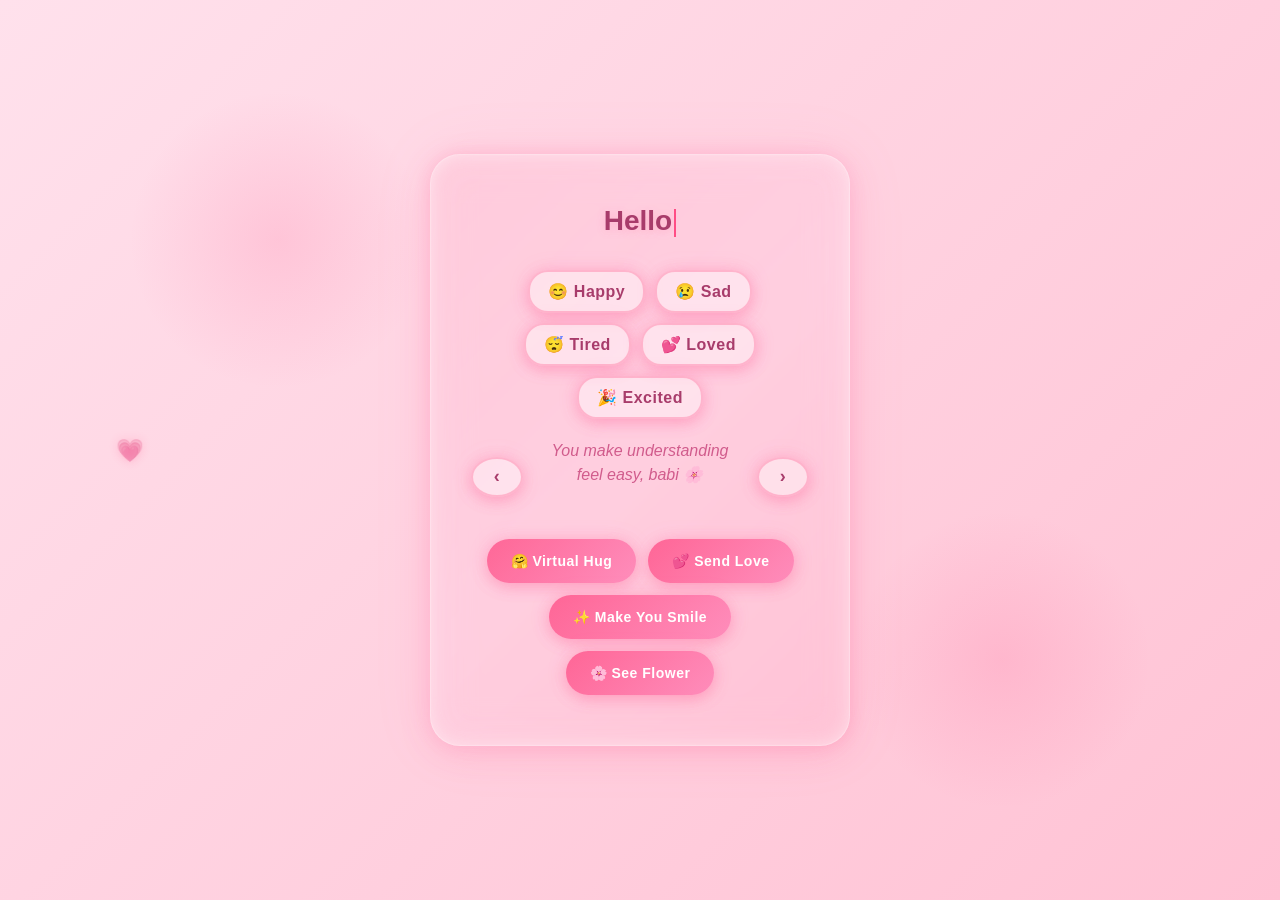
<file: index.html>
<!DOCTYPE html>
<html lang="en">
<head>
  <meta charset="UTF-8" />
  <meta name="viewport" content="width=device-width, initial-scale=1.0"/>
  <title>Aizel 🌸</title>

  <style>
    * {
      margin: 0;
      padding: 0;
      box-sizing: border-box;
    }

    body {
      min-height: 100vh;
      overflow: hidden;
      font-family: 'Segoe UI', Tahoma, Geneva, Verdana, sans-serif;
      /* Soft pink gradients */
      background: linear-gradient(135deg, #ffe1ec 0%, #ffc2d4 25%, #ffb3c6 50%, #ffc2d4 75%, #ffe1ec 100%);
      background-size: 400% 400%;
      animation: gradientShift 15s ease infinite;
      display: flex;
      justify-content: center;
      align-items: center;
      color: #8a2b56; /* Deep pink text */
      cursor: url("data:image/svg+xml;utf8,<svg xmlns='http://www.w3.org/2000/svg' width='24' height='24' style='font-size:24px;'><text y='20'>✨</text></svg>") 12 12, auto;
    }

    @keyframes gradientShift {
      0% { background-position: 0% 50%; }
      50% { background-position: 100% 50%; }
      100% { background-position: 0% 50%; }
    }

    /* Floating hearts */
    .sparkle {
      position: absolute;
      pointer-events: none;
      font-size: 14px;
      animation: sparkleFade 1s linear forwards;
      z-index: 9999;
    }

    @keyframes sparkleFade {
      0% { transform: scale(0) rotate(0deg); opacity: 1; }
      100% { transform: scale(1.5) rotate(90deg); opacity: 0; transform: translateY(-20px); }
    }
    .heart {
      position: absolute;
      color: rgba(255, 77, 133, 0.4); /* Hot pink */
      animation: floatUp 8s linear infinite;
      pointer-events: auto;
      cursor: pointer;
      text-shadow: 0 0 10px rgba(255, 77, 133, 0.3);
      transition: transform 0.3s ease, filter 0.3s ease;
      z-index: 5;
    }

    .heart:hover {
      transform: scale(1.5);
      filter: brightness(1.3);
    }

    @keyframes floatUp {
      0% { transform: translateY(100vh) scale(0.3) rotate(0deg); opacity: 0; }
      10% { opacity: 0.6; }
      50% { opacity: 0.8; }
      90% { opacity: 0.4; }
      100% { transform: translateY(-10vh) scale(1) rotate(360deg); opacity: 0; }
    }

    /* Glassmorphism card */
    .card {
      background: rgba(255, 255, 255, 0.25);
      transition: transform 0.4s ease, box-shadow 0.4s ease;
      backdrop-filter: blur(20px);
      -webkit-backdrop-filter: blur(20px);
      padding: 50px 40px;
      border-radius: 30px;
      text-align: center;
      width: 90%;
      max-width: 420px;
      box-shadow: 
        0 8px 32px rgba(255, 77, 133, 0.15),
        0 0 60px rgba(255, 126, 179, 0.1),
        inset 0 0 30px rgba(255, 255, 255, 0.3);
      border: 1px solid rgba(255, 255, 255, 0.4);
      animation: fadeIn 1.5s ease-out;
      position: relative;
      z-index: 10;
    }

.card:hover {
      transform: translateY(-5px);
      box-shadow: 
        0 12px 40px rgba(255, 77, 133, 0.25),
        0 0 70px rgba(255, 126, 179, 0.2),
        inset 0 0 30px rgba(255, 255, 255, 0.5);
    }
    
    @keyframes fadeIn {
      from { 
        opacity: 0; 
        transform: translateY(30px) scale(0.95); 
      }
      to { 
        opacity: 1; 
        transform: translateY(0) scale(1); 
      }
    }

    .card::before {
      content: '';
      position: absolute;
      top: -2px;
      left: -2px;
      right: -2px;
      bottom: -2px;
      background: linear-gradient(135deg, rgba(255, 77, 133, 0.3), rgba(255, 126, 179, 0.3), rgba(255, 77, 133, 0.3));
      border-radius: 32px;
      z-index: -1;
      opacity: 0.5;
      filter: blur(8px);
    }

    h1 {
      font-size: 28px;
      margin-bottom: 15px;
      font-weight: 600;
      color: #a83c6b;
      text-shadow: 0 2px 10px rgba(255, 77, 133, 0.2);
      min-height: 40px;
    }

    .subtitle {
      font-size: 15px;
      opacity: 0.85;
      line-height: 1.6;
      margin-bottom: 25px;
      color: #c54d80;
    }

    .compliment {
      font-size: 16px;
      font-style: italic;
      color: #d15c8c;
      margin-bottom: 25px;
      min-height: 50px;
      opacity: 0;
      animation: fadeInCompliment 0.8s ease forwards;
      line-height: 1.5;
    }

    .phrase-container {
      display: flex;
      align-items: center;
      justify-content: center;
      gap: 15px;
      margin-bottom: 25px;
    }

    .arrow-btn {
      background: rgba(255, 255, 255, 0.4);
      border: 2px solid rgba(255, 77, 133, 0.3);
      border-radius: 50%;
      width: 40px;
      height: 40px;
      display: flex;
      align-items: center;
      justify-content: center;
      cursor: pointer;
      font-size: 18px;
      color: #a83c6b;
      transition: all 0.3s ease;
      flex-shrink: 0;
    }

    .arrow-btn:hover {
      background: rgba(255, 77, 133, 0.2);
      transform: scale(1.1);
      border-color: rgba(255, 77, 133, 0.5);
    }

    .arrow-btn:active {
      transform: scale(0.95);
    }

    .arrow-btn.hidden {
      opacity: 0;
      pointer-events: none;
    }

    @keyframes fadeInCompliment {
      from { opacity: 0; transform: translateY(10px); }
      to { opacity: 1; transform: translateY(0); }
    }

    /* Mood selector */
    .mood-selector {
      display: flex;
      flex-wrap: wrap;
      justify-content: center;
      gap: 10px;
      margin-bottom: 20px;
    }

    .mood-btn {
      padding: 10px 18px;
      border: 2px solid rgba(255, 77, 133, 0.3);
      border-radius: 20px;
      background: rgba(255, 255, 255, 0.4);
      cursor: pointer;
      font-size: 16px;
      transition: all 0.3s ease;
      color: #a83c6b;
    }

    .mood-btn:hover {
      background: rgba(255, 77, 133, 0.2);
      transform: scale(1.05);
    }

    .mood-btn.active {
      background: linear-gradient(135deg, rgba(255, 77, 133, 0.6), rgba(255, 126, 179, 0.6));
      color: white;
      border-color: transparent;
    }

    .action-buttons {
      display: flex;
      flex-wrap: wrap;
      justify-content: center;
      gap: 12px;
      margin-top: 15px;
    }

    button {
      padding: 14px 24px;
      border: none;
      border-radius: 25px;
      cursor: pointer;
      background: linear-gradient(135deg, rgba(255, 77, 133, 0.8), rgba(255, 126, 179, 0.8));
      color: white;
      font-weight: 600;
      font-size: 14px;
      letter-spacing: 0.5px;
      box-shadow: 
        0 4px 15px rgba(255, 77, 133, 0.3),
        0 0 20px rgba(255, 126, 179, 0.2);
      transition: all 0.3s ease;
      position: relative;
      overflow: hidden;
    }

    button:hover {
      transform: translateY(-2px);
      box-shadow: 
        0 6px 20px rgba(255, 77, 133, 0.4),
        0 0 30px rgba(255, 126, 179, 0.3);
    }

    button:active {
      transform: translateY(0);
    }

    button::after {
      content: '';
      position: absolute;
      top: 50%;
      left: 50%;
      width: 0;
      height: 0;
      background: rgba(255, 255, 255, 0.3);
      border-radius: 50%;
      transform: translate(-50%, -50%);
      transition: width 0.6s, height 0.6s;
    }

    button:active::after {
      width: 200px;
      height: 200px;
    }

    /* Typing cursor */
    .cursor {
      display: inline-block;
      width: 2px;
      height: 28px;
      background: #ff4d85;
      margin-left: 2px;
      animation: blink 1s infinite;
      vertical-align: middle;
    }

    @keyframes blink {
      0%, 50% { opacity: 1; }
      51%, 100% { opacity: 0; }
    }

    /* Heart burst effect */
    .heart-burst {
      position: fixed;
      pointer-events: none;
      z-index: 1000;
    }

    .heart-burst span {
      position: absolute;
      font-size: 24px;
      animation: burst 1s ease-out forwards;
    }

    @keyframes burst {
      0% {
        transform: translate(0, 0) scale(0);
        opacity: 1;
      }
      100% {
        transform: translate(var(--tx), var(--ty)) scale(1);
        opacity: 0;
      }
    }

    /* Responsive design */
    @media (max-width: 480px) {
      .card {
        padding: 40px 30px;
        width: 85%;
      }

      h1 {
        font-size: 24px;
      }

      .subtitle {
        font-size: 14px;
      }

      .compliment {
        font-size: 15px;
      }

      button {
        padding: 12px 20px;
        font-size: 13px;
      }

      .mood-btn {
        padding: 8px 14px;
        font-size: 14px;
      }
    }

    /* Soft glow effect */
    .glow {
      position: absolute;
      width: 300px;
      height: 300px;
      background: radial-gradient(circle, rgba(255, 77, 133, 0.15) 0%, transparent 70%);
      border-radius: 50%;
      pointer-events: none;
      animation: glowPulse 4s ease-in-out infinite;
    }

    @keyframes glowPulse {
      0%, 100% { transform: scale(1); opacity: 0.5; }
      50% { transform: scale(1.2); opacity: 0.8; }
    }

    .hidden {
      display: none;
    }
  </style>
</head>

<body>
  <div class="glow" style="top: 10%; left: 10%;"></div>
  <div class="glow" style="bottom: 10%; right: 10%; animation-delay: 2s;"></div>

  <div class="card">
    <h1 id="greeting"></h1>
    <p class="subtitle" id="subtitle"></p>
    
    <div class="mood-selector" id="moodSelector">
      <button class="mood-btn" onclick="selectMood('happy')">😊 Happy</button>
      <button class="mood-btn" onclick="selectMood('sad')">😢 Sad</button>
      <button class="mood-btn" onclick="selectMood('tired')">😴 Tired</button>
      <button class="mood-btn" onclick="selectMood('loved')">💕 Loved</button>
      <button class="mood-btn" onclick="selectMood('excited')">🎉 Excited</button>
    </div>
    
    <div class="phrase-container">
  <button class="arrow-btn" id="prevBtn" onclick="previousPhrase()">‹</button>
  <p class="compliment" id="compliment"></p>
  <button class="arrow-btn" id="nextBtn" onclick="nextPhrase()">›</button>
</div>
    
    <div class="action-buttons">
      <button onclick="sendVirtualHug()">🤗 Virtual Hug</button>
      <button onclick="sendLove()">💕 Send Love</button>
      <button onclick="makeSmile()">✨ Make You Smile</button>
      <button onclick="window.location.href='animated-flower.html'">🌸 See Flower</button>
      <!-- <button onclick="window.location.href='gallery.html'">📸 See Gallery</button> -->
    </div>
  </div>

  <script>
    const nicknames = ['babi', 'bab', 'babs'];

    const greetings = [
      "Hello, babi 💕",
      "Hey there, babs ✨",
      "Hi bab 🌸",
      "Hello, my beautiful soul 💗"
    ];

    const subtitles = [
      "How are you feeling today, babi?",
      "Pick your mood below ↓",
      "This space is all about you",
      "Let's match the vibe to your heart"
    ];

    const moodMessages = {
      happy: [
        "Your happiness is absolutely contagious, babi! Keep shining bright ✨",
        "The world lights up when you're happy, babs 💕",
        "Your joy is beautiful, let it spread, bab! 🌸",
        "So glad to see you smiling today, babi! 💗",
        "You look like sunshine when you're happy ☀️",
        "That smile of yours could heal bad days 💕",
        "Keep glowing like that, it suits you ✨",
        "Happiness looks really good on you, babi 🌸",
        "I hope nothing steals that smile today 💗",
        "Seeing you happy makes everything feel lighter ✨",
        "You deserve days full of this kind of joy 💕",
        "Your energy right now is really beautiful, babi 🌸",
        "Stay in that good mood a little longer, please 💗",
        "You’re literally a walking good vibe ☀️",
        "Protect that happiness at all costs, babi ✨",
        "You make happy look so natural 💕",
        "That joy in you is rare and special 🌸",
        "I hope today keeps treating you gently 💗",
        "You’re glowing more than usual today, babi ✨",
        "Never lose that light in you, zel 💕",
        "Seeing you happy feels like everything is okay in the world again, babi 🌸",
        "Your smile has this quiet way of reaching people’s hearts, babs 💗",
        "I hope this happiness stays a little longer in your chest, bab ✨",
        "You deserve a kind of joy that doesn’t fade easily, zel 💕",
        "It feels peaceful just knowing you're smiling right now, babi 🌸",
        "Your happiness feels like something soft and rare, babs 💗",
        "I hope life keeps giving you gentle reasons to smile, bab ✨",
        "There’s something healing about seeing you this happy, zel 💕",
        "You don’t even realize how much your smile changes things, babi 🌸",
        "Your joy feels like calm after a long day, babs 💗",
        "I hope your heart remembers this feeling, bab ✨",
        "You deserve happiness that feels safe, not temporary, zel 💕",
        "You smiling like this makes the world feel softer, babi 🌸",
        "I hope nothing interrupts this peaceful moment for you, babs 💗",
        "You look like someone who finally feels okay again, bab ✨",
        "Your happiness feels deeper than just a mood, zel 💕",
        "It’s honestly beautiful how naturally you shine when you're happy, babi 🌸",
        "I hope this feeling settles gently in your heart, babs 💗",
        "You deserve happiness that stays, not just visits, bab ✨",
        "Your smile feels like something I’d never get tired of seeing, zel 💕",
        "It’s like your whole presence softens when you're happy, babi 🌸",
        "I hope today becomes one of your favorite memories, babs 💗",
        "You feel lighter when you’re happy… and it shows, bab ✨",
        "There’s something really comforting about your joy, zel 💕",
        "I hope you never forget how good this feels, babi 🌸",
        "Your happiness quietly changes the atmosphere around you, babs 💗",
        "You deserve mornings that start like this every day, bab ✨",
        "Seeing you like this feels like a small blessing, zel 💕",
        "I hope your heart smiles even when your face isn’t, babi 🌸",
        "You’re the kind of happy that feels real and rare, babs 💗",
        "Your joy makes everything feel a little less heavy, bab ✨",
        "I hope life keeps being kind to you like this, zel 💕",
        "You deserve a happiness that sits deeply in your soul, babi 🌸",
        "Your smile feels like it belongs in peaceful moments, babs 💗",
        "I hope this happiness stays with you even after today, bab ✨",
        "You’re glowing in a way that feels almost emotional, zel 💕",
        "There’s warmth in your happiness that’s hard to explain, babi 🌸",
        "I hope you feel as light as you look right now, babs 💗",
        "You deserve happiness that feels like home, bab ✨",
        "Your joy feels like something worth protecting, zel 💕",
        "I hope this smile reaches deeper than your thoughts, babi 🌸",
        "You look like a moment I’d want to pause, babs 💗",
        "Your happiness feels like quiet peace finally arriving, bab ✨",
        "I hope you carry this feeling with you gently, zel 💕",
        "You’re really beautiful when you're truly happy, babi 🌸"
      ],

      sad: [
        "It's okay to feel sad sometimes, babi. You're not alone 💕",
        "Even on hard days, you're still wonderful, babs 🌸",
        "Take your time, bab. Healing happens at its own pace 💗",
        "Sending you the gentlest hug right now, babi 🤗",
        "I’m here, even if things feel heavy 💕",
        "You don’t have to carry everything alone 🌸",
        "It’s alright to slow down today, babi 💗",
        "This feeling won’t stay forever, I promise 💕",
        "You’re still loved even on quiet days 🌸",
        "I wish I could take a bit of that weight off you 💗",
        "Be kind to yourself right now, babi 💕",
        "You’re doing better than you think 🌸",
        "It’s okay not to be okay today 💗",
        "I’m not going anywhere, babi 💕",
        "You matter even on your hardest days 🌸",
        "Let yourself breathe a little 💗",
        "This moment doesn’t define you 💕",
        "I hope tomorrow feels lighter for you 🌸",
        "You’re still deeply cared for, babi 💗",
        "Take things one soft step at a time, zel 💕",
        "It’s okay if today feels heavier than usual, babi 🌧️",
        "You don’t need to explain your sadness to anyone, babs 💕",
        "I hope you’re being gentle with yourself right now, bab 🌸",
        "You’re allowed to pause and just exist, zel 💗",
        "Even storms inside you will eventually calm down, bab 💕",
        "I’m sitting with you in this feeling, even quietly, babi 🌸",
        "You’re not a burden for feeling this way, babs 💗",
        "It’s okay to not have answers right now, bab 💕",
        "You’re still worthy, even in this moment, zel 🌸",
        "I hope you don’t forget how strong you’ve been, babi 💗",
        "You’re allowed to rest emotionally too, babs 💕",
        "Nothing about this changes how valuable you are, bab 🌸",
        "I hope you treat yourself softly today, zel 💗",
        "You’re not lost, just tired right now, bab 💕",
        "It’s okay to feel like everything is a bit too much, babi 🌸",
        "You don’t have to rush your healing, babs 💗",
        "Even broken moments still pass, bab 💕",
        "You’re still you, even on days like this, zel 🌸",
        "I hope you can be a little kinder to your thoughts, babi 💗",
        "You don’t need to pretend you're okay for me, babs 💕",
        "It’s safe to feel what you're feeling right now, bab 🌸",
        "I hope your heart gets some quiet soon, zel 💗",
        "You’re still deserving of love in this state, bab 💕",
        "Even if it hurts now, it won’t stay this way, babi 🌸",
        "I hope you let yourself slow down completely, babs 💗",
        "You’re not alone in this moment, bab 💕",
        "I wish I could just sit beside you right now, zel 🌸",
        "You’re allowed to feel everything, no filtering, babi 💗",
        "This sadness doesn’t define your whole story, babs 💕",
        "You are still whole, even if you don’t feel like it, bab 🌸",
        "I hope you remember you’ve survived worse, zel 💗",
        "It’s okay if today is just about getting through it, bab 💕",
        "You don’t need to fix everything today, babi 🌸",
        "I hope your heart feels less heavy soon, babs 💗",
        "You’re still important, even in silence, bab 💕",
        "Let yourself be human right now, zel 🌸",
        "I hope you’re being patient with yourself, babi 💗",
        "You are still deeply cared for, even here, babs 💕",
        "It’s okay if you just want quiet right now, bab 🌸",
        "I’m not disappointed in you, ever, zel 💗",
        "You’re doing your best, even if it doesn’t feel like it, bab 💕",
        "I hope you feel a little less alone reading this, babi 🌸",
        "You’re still enough, even in this state, babs 💗",
        "It’s okay to let the world wait for a while, bab 💕",
        "I hope your heart gets softer moments soon, zel 🌸"
      ],

      tired: [
        "Rest is not lazy, babi. You've earned it 💕",
        "Let yourself recharge, babs. You do so much 🌸",
        "Even stars need to rest before they shine again, bab ✨",
        "Be gentle with yourself today, babi 💗",
        "You’ve been pushing hard, slow down a bit 💕",
        "It’s okay to pause and do nothing 🌸",
        "Your body is asking for rest, listen to it 💗",
        "You don’t always have to be productive, babi ✨",
        "Resting doesn’t mean falling behind 💕",
        "You deserve slow and quiet moments 🌸",
        "Take a break, you’ve earned it more than you think 💗",
        "Even your best needs recovery time 💕",
        "It’s okay to just exist today 🌸",
        "You’re allowed to rest without guilt 💗",
        "Your energy matters too, babi ✨",
        "Sleep if you need to, I’ll wait 💕",
        "Don’t force yourself too hard today 🌸",
        "You’ve done enough already 💗",
        "Soft days are still important days 💕",
        "Recharge slowly, I’ll be here, zel 🌸",
        "You don’t need to prove anything by overworking yourself, bab 💕",
        "It’s okay to slow down without feeling guilty, babi 🌸",
        "Your exhaustion is valid, babs 💗",
        "You’re allowed to take a real break, not just a short pause, bab 💕",
        "Even your mind deserves rest right now, zel 🌸",
        "You can stop for a while, the world will still be there, babi 💗",
        "I hope you’re not being too hard on yourself, babs 💕",
        "It’s okay if you’re not at full energy today, bab 🌸",
        "You’ve been carrying a lot more than you realize, zel 💗",
        "Rest is part of progress too, bab 💕",
        "You don’t always have to push through everything, babi 🌸",
        "It’s safe to slow your pace today, babs 💗",
        "You deserve rest without conditions, bab 💕",
        "I hope you let yourself breathe fully right now, zel 🌸",
        "You’re not falling behind by resting, babi 💗",
        "Your body knows when it needs a pause, babs 💕",
        "You’ve been strong long enough, now rest, bab 🌸",
        "It’s okay if today is just about recovery, zel 💗",
        "You don’t have to earn rest, you already deserve it, bab 💕",
        "Even your thoughts deserve a quiet moment, babi 🌸",
        "You’re allowed to be tired without explanation, babs 💗",
        "I hope you’re giving yourself permission to slow down, bab 💕",
        "You’re doing enough just by existing today, zel 🌸",
        "Let the world wait for you a little, babi 💗",
        "You don’t have to respond to everything right now, babs 💕",
        "Your rest is just as important as your effort, bab 🌸",
        "You’re not weak for feeling tired, zel 💗",
        "I hope you’re being extra soft with yourself today, bab 💕",
        "It’s okay to do absolutely nothing for a while, babi 🌸",
        "You’ve been holding so much, it’s okay to release it, babs 💗",
        "I hope your body feels lighter soon, bab 💕",
        "You deserve a slow and peaceful reset, zel 🌸",
        "Even resting you is still you doing your best, babi 💗",
        "You’re allowed to pause the pressure, babs 💕",
        "I hope you’re not ignoring your tiredness, bab 🌸",
        "You don’t have to be available for everything, zel 💗",
        "Your energy is precious, protect it, bab 💕",
        "You deserve rest that actually feels restful, babi 🌸",
        "It’s okay if today is just quiet recovery, babs 💗",
        "You’re still enough even when you’re resting, bab 💕",
        "I hope you let yourself fully unplug, zel 🌸",
        "You don’t need to rush your recovery, babi 💗",
        "Rest slowly, I’m right here with you, bab 💕"
      ],

      loved: [
        "You are so incredibly loved, babi, more than you know 💕",
        "You deserve all the love in the world, babs 🌸",
        "Your heart is beautiful and worthy of everything, bab 💗",
        "You're someone's favorite person, always remember that, babi ✨",
        "You’re cared for more than you realize 💕",
        "Even when you don’t feel it, you are loved 🌸",
        "You matter deeply, babi 💗",
        "There’s softness in the way people care for you ✨",
        "You are important to more people than you think 💕",
        "You deserve genuine love, always 🌸",
        "You’re not alone in this world, babi 💗",
        "You’re valued just as you are ✨",
        "Someone out there is grateful for you 💕",
        "You bring comfort to people without knowing 🌸",
        "You are a blessing in quiet ways 💗",
        "You are loved even in silence ✨",
        "You deserve to be chosen every day 💕",
        "You’re deeply appreciated, babi 🌸",
        "You’re more special than you realize 💗",
        "Love looks good on you 💕",
        "You are loved in ways you don’t always see, but they are real 🌸",
        "There’s a quiet place in someone’s heart where you matter deeply 💕",
        "You don’t have to earn love, you already deserve it 💗",
        "Even on your silent days, you are still loved ✨",
        "You are the kind of person people are quietly thankful for 🌸",
        "Some hearts are softer because you exist in their life 💕",
        "You are remembered in good thoughts more than you know 💗",
        "You don’t realize how much light you bring into people’s lives ✨",
        "You are held in more hearts than you can count 🌸",
        "Even your presence alone means something to someone 💕",
        "You are not invisible to the people who truly care 💗",
        "You are loved in the simplest, most honest ways ✨",
        "You matter even in moments when you feel unimportant 🌸",
        "There are people who feel better just because you exist 💕",
        "You are quietly cherished more than you think 💗",
        "Your existence makes certain lives softer ✨",
        "You are loved without needing to be anything else 🌸",
        "Even your imperfections are gently accepted 💕",
        "You are someone’s comfort without realizing it 💗",
        "You are not hard to love — you are already loved ✨",
        "There’s a gentle kind of love that follows you 🌸",
        "You are held in quiet prayers and soft thoughts 💕",
        "You are more emotionally important to others than you think 💗",
        "You are loved in ways that don’t always get spoken ✨",
        "You make life a little warmer for someone 🌸",
        "You are appreciated in moments you’ll never notice 💕",
        "Even when you doubt yourself, you are still loved 💗",
        "You are not forgotten by the hearts that care ✨",
        "You are the reason someone smiles without telling you 🌸",
        "You are deeply rooted in someone’s kindness 💕",
        "You are loved more consistently than you feel 💗",
        "You are part of someone’s peace ✨",
        "You are someone’s quiet happiness 🌸",
        "You are loved in steady, unspoken ways 💕",
        "You are enough to be loved fully 💗",
        "You are not too much, not too little — just right ✨",
        "You are loved even when life feels loud 🌸",
        "You are gently held in more hearts than you know 💕",
        "You are someone’s soft spot 💗",
        "You are loved in ways that stay, not fade ✨",
        "You are worth staying for 🌸",
        "You are loved even in your ordinary moments 💕",
        "You are quietly irreplaceable 💗",
        "You are loved beyond what words can carry ✨",
        "You are a safe thought in someone’s mind 🌸",
        "You are deeply, consistently cared for 💕",
        "You are more loved than your loneliness tells you 💗"
      ],

      excited: [
        "Your excitement is magical, babi! Chase those dreams 💕",
        "This energy is amazing, babs! Go get 'em! 🌸",
        "The world is ready for your spark, bab ✨",
        "Your enthusiasm is absolutely beautiful, babi 💗",
        "I love seeing you this excited 💕",
        "That energy is honestly inspiring 🌸",
        "You’re unstoppable when you’re like this ✨",
        "Keep that fire going, babi 💗",
        "Something good is definitely coming your way 💕",
        "Your hype is contagious in the best way 🌸",
        "I hope everything goes your way today ✨",
        "You were made for moments like this 💗",
        "Go chase it, I’m rooting for you 💕",
        "You’re glowing with ambition right now 🌸",
        "This is your moment, babi ✨",
        "I can feel your energy through the screen 💗",
        "Keep going, don’t lose that spark 💕",
        "You’re built for big things 🌸",
        "Let that excitement lead you forward 💗",
        "Love looks good on you, zel 💕",
        "You are loved in ways you don’t always see, but they are real, babi 🌸",
        "There’s a quiet place in someone’s heart where you matter deeply, babs 💕",
        "You don’t have to earn love, you already deserve it, bab 💗",
        "Even on your silent days, you are still loved, babi ✨",
        "You are the kind of person people are quietly thankful for, zel 🌸",
        "Some hearts are softer because you exist in their life, bab 💕",
        "You are remembered in good thoughts more than you know, babs 💗",
        "You don’t realize how much light you bring into people’s lives, bab ✨",
        "You are held in more hearts than you can count, zel 🌸",
        "Even your presence alone means something to someone, bab 💕",
        "You are not invisible to the people who truly care, babi 💗",
        "You are loved in the simplest, most honest ways, babs ✨",
        "You matter even in moments when you feel unimportant, bab 🌸",
        "There are people who feel better just because you exist, zel 💕",
        "You are quietly cherished more than you think, babi 💗",
        "Your existence makes certain lives softer, babs ✨",
        "You are loved without needing to be anything else, bab 🌸",
        "Even your imperfections are gently accepted, zel 💕",
        "You are someone’s comfort without realizing it, babi 💗",
        "You are not hard to love — you are already loved, bab ✨",
        "There’s a gentle kind of love that follows you, babs 🌸",
        "You are held in quiet prayers and soft thoughts, bab 💕",
        "You are more emotionally important to others than you think, zel 💗",
        "You are loved in ways that don’t always get spoken, babi ✨",
        "You make life a little warmer for someone, babs 🌸",
        "You are appreciated in moments you’ll never notice, bab 💕",
        "Even when you doubt yourself, you are still loved, zel 💗",
        "You are not forgotten by the hearts that care, babi ✨",
        "You are the reason someone smiles without telling you, babs 🌸",
        "You are deeply rooted in someone’s kindness, bab 💕",
        "You are loved more consistently than you feel, zel 💗",
        "You are part of someone’s peace, babi ✨",
        "You are someone’s quiet happiness, babs 🌸",
        "You are loved in steady, unspoken ways, bab 💕",
        "You are enough to be loved fully, zel 💗",
        "You are not too much, not too little — just right, babi ✨",
        "You are loved even when life feels loud, babs 🌸",
        "You are gently held in more hearts than you know, bab 💕",
        "You are someone’s soft spot, zel 💗",
        "You are loved in ways that stay, not fade, babi ✨",
        "You are worth staying for, babs 🌸",
        "You are loved even in your ordinary moments, bab 💕",
        "You are quietly irreplaceable, zel 💗",
        "You are loved beyond what words can carry, babi ✨",
        "You are a safe thought in someone’s mind, babs 🌸",
        "You are deeply, consistently cared for, bab 💕",
        "You are more loved than your loneliness tells you, zel 💗"
      ]
    };

    const compliments = [
      "Your smile has this way of lighting up a room, you know, babi? 💕",
      "There's something so peaceful about your presence, babs 🌸",
      "You have this quiet strength that's truly inspiring, bab ✨",
      "The way you see the world is beautiful, never lose that, babi 💗",
      "You deserve all the gentle moments life has to offer, babs 🌷",
      "Your kindness radiates in ways you might not even notice, bab 💕",
      "Simply being you is enough, babi, and that's wonderful ✨",
      "You bring a special kind of warmth wherever you go, babs 🌸",
      "The world is better with you in it, bab 💗",
      "Your grace and elegance are truly captivating, babi ✨",
      "You have this calm energy that makes things feel easier 💕",
      "It’s honestly comforting just talking to you, bab 🌸",
      "There’s something really genuine about you that stands out ✨",
      "You make ordinary moments feel special, babi 💗",
      "You have a soft charm that’s hard to ignore 💕",
      "The way you think is really refreshing, babs 🌸",
      "You carry yourself in such a natural, beautiful way ✨",
      "You’re the kind of person people feel safe around 💗",
      "You don’t even try, but you leave a good impression everywhere 💕",
      "There’s a quiet beauty in how you express yourself 🌸",
      "You make kindness look effortless, babi ✨",
      "You’ve got this soothing vibe that people notice instantly 💕",
      "You’re more thoughtful than you probably realize 🌸",
      "You have a way of making conversations feel easy 💗",
      "Your energy feels really genuine, and that’s rare ✨",
      "You stand out without even trying, babi 💕",
      "There’s something really soft and comforting about you 🌸",
      "You make people feel understood, even in small ways 💗",
      "You’ve got a naturally warm personality ✨",
      "You’re honestly one of those people who just feel “good” to be around, zel 💕",
      "You have a way of making someone feel at ease without even trying, babi 🌸",
      "There’s something in your presence that feels quietly healing, babs 💗",
      "You don’t just exist in a room, you soften it, bab ✨",
      "You make people feel a little less heavy just by being there, zel 💕",
      "You have this rare ability to feel both gentle and strong at the same time, babi 🌸",
      "Talking to you feels like a pause from all the noise, babs 💗",
      "You carry a kind of peace that people don’t forget easily, bab ✨",
      "There’s a depth in you that shows even in small moments, zel 💕",
      "You make sincerity feel effortless, babi 🌸",
      "You have a presence that lingers in a good way, babs 💗",
      "You’re the kind of person who makes ordinary moments feel meaningful, bab ✨",
      "There’s a softness in you that the world really needs more of, zel 💕",
      "You make understanding feel easy, babi 🌸",
      "You leave a quiet impact on people without realizing it, babs 💗",
      "You have a calm way of making everything feel less complicated, bab ✨",
      "There’s something really grounding about your energy, zel 💕",
      "You make people feel seen in the smallest ways, babi 🌸",
      "You don’t force anything, yet you’re naturally memorable, babs 💗",
      "You feel like comfort in human form sometimes, bab ✨",
      "You have a gentle kind of strength that’s really rare, zel 💕",
      "You make conversations feel safe without even trying, babi 🌸",
      "There’s a quiet beauty in how you exist, babs 💗",
      "You’re the kind of person people feel grateful to know, bab ✨",
      "You make warmth feel like a personality trait, zel 💕",
      "You have a presence that feels softly unforgettable, babi 🌸",
      "You make people feel a little more understood just by listening, babs 💗",
      "There’s something really pure in the way you carry yourself, bab ✨",
      "You don’t need to try hard, you’re already enough, zel 💕",
      "You make calm feel like something you can hold, babi 🌸",
      "You feel like a safe moment in a busy world, babs 💗"
    ];

    let currentMood = null;
    let currentPhraseIndex = 0;
    let currentPhrases = [];

    // Typing animation
    function typeText(element, text, speed = 80) {
      let i = 0;
      element.innerHTML = '<span class="cursor"></span>';
      
      function type() {
        if (i < text.length) {
          element.innerHTML = text.substring(0, i + 1) + '<span class="cursor"></span>';
          i++;
          setTimeout(type, speed);
        } else {
          element.innerHTML = text;
        }
      }
      type();
    }

    // Select mood
    function selectMood(mood) {
      currentMood = mood;
      
      // Update active button
      document.querySelectorAll('.mood-btn').forEach(btn => btn.classList.remove('active'));
      event.target.classList.add('active');
      
      // Set current phrases to mood messages
      currentPhrases = moodMessages[mood];
      currentPhraseIndex = Math.floor(Math.random() * currentPhrases.length);
      
      // Show mood-specific message
      const complimentEl = document.getElementById("compliment");
      complimentEl.style.animation = 'none';
      complimentEl.offsetHeight;
      complimentEl.style.opacity = '0';
      
      setTimeout(() => {
        complimentEl.textContent = currentPhrases[currentPhraseIndex];
        complimentEl.style.animation = 'fadeInCompliment 0.8s ease forwards';
      }, 300);

      // Create heart burst
      createHeartBurst(event.clientX, event.clientY);
    }

    // Send virtual hug
    function sendVirtualHug() {
      const hugMessages = [
        "🤗 Sending you the warmest virtual hug, babi",
        "🤗 You're wrapped in love right now, babs",
        "🤗 A gentle hug from across the screen, bab",
        "🤗 Consider yourself hugged, beautiful soul",
        "🤗 Tight virtual hug for you, take it slowly",
        "🤗 You're safe in this hug, babi",
        "🤗 Holding you gently right now, babs",
        "🤗 Soft hug coming your way ✨",
        "🤗 I hope this hug makes your day lighter",
        "🤗 Just a little reminder you're cared for",
        "🤗 Hugging you through the screen, bab",
        "🤗 You don't have to face things alone",
        "🤗 A calm, quiet hug just for you",
        "🤗 I'm sending comfort, not just a hug",
        "🤗 Let this hug stay with you for a while",
        "🤗 You're being hugged extra gently today",
        "🤗 Warm thoughts wrapped around you, babi",
        "🤗 If hugs could fix things, this one would try",
        "🤗 Soft support in hug form for you",
        "🤗 You're not alone in this moment",
        "🤗 A long, steady hug for your heart",
        "🤗 Hug delivered with care and patience",
        "🤗 Rest in this hug for a bit, babi",
        "🤗 Just breathing with you in this hug",
        "🤗 A quiet hug for your tired moments"
      ];
    
      currentPhrases = hugMessages;
      currentPhraseIndex = Math.floor(Math.random() * currentPhrases.length);
      
      const complimentEl = document.getElementById("compliment");
      complimentEl.style.animation = 'none';
      complimentEl.offsetHeight;
      complimentEl.style.opacity = '0';
      
      setTimeout(() => {
        complimentEl.textContent = currentPhrases[currentPhraseIndex];
        complimentEl.style.animation = 'fadeInCompliment 0.8s ease forwards';
      }, 300);

      createHeartBurst(window.innerWidth / 2, window.innerHeight / 2);
    }

    // Send love
    function sendLove() {
      const loveMessages = [
        "💕 You are so loved, babi",
        "💕 Sending you all my love, babs",
        "💕 You deserve endless love and happiness, bab",
        "💕 Your heart is precious and beautiful",
        "💕 You're deeply cared for, more than you think",
        "💕 I hope you feel a little more loved right now",
        "💕 You matter so much, babi",
        "💕 There's so much warmth being sent your way",
        "💕 You deserve love that feels safe and real",
        "💕 I hope your heart feels a bit lighter today",
        "💕 You are important, always",
        "💕 You're not alone, even for a second",
        "💕 You deserve gentle love every day",
        "💕 Someone out there is really glad you exist",
        "💕 You are appreciated more than you know",
        "💕 You bring a lot of good into this world",
        "💕 You deserve to be treated with care",
        "💕 I hope love finds you in small ways today",
        "💕 You are enough, just as you are",
        "💕 You're quietly special in your own way",
        "💕 I'm rooting for your happiness always",
        "💕 You deserve peace in your heart",
        "💕 You are valued, even on your silent days",
        "💕 Keep this love close to you today",
        "💕 You're someone worth cherishing"
      ];
      
      currentPhrases = loveMessages;
      currentPhraseIndex = Math.floor(Math.random() * currentPhrases.length);
      
      const complimentEl = document.getElementById("compliment");
      complimentEl.style.animation = 'none';
      complimentEl.offsetHeight;
      complimentEl.style.opacity = '0';
      
      setTimeout(() => {
        complimentEl.textContent = currentPhrases[currentPhraseIndex];
        complimentEl.style.animation = 'fadeInCompliment 0.8s ease forwards';
      }, 300);

      // Create multiple heart bursts
      for (let i = 0; i < 5; i++) {
        setTimeout(() => {
          createHeartBurst(
            Math.random() * window.innerWidth,
            Math.random() * window.innerHeight
          );
        }, i * 200);
      }
    }

    // Make smile
    function makeSmile() {
      const smileMessages = currentMood ? moodMessages[currentMood] : compliments;
      currentPhrases = smileMessages;
      currentPhraseIndex = Math.floor(Math.random() * currentPhrases.length);
      
      const complimentEl = document.getElementById("compliment");
      complimentEl.style.animation = 'none';
      complimentEl.offsetHeight;
      complimentEl.style.opacity = '0';
      
      setTimeout(() => {
        complimentEl.textContent = currentPhrases[currentPhraseIndex];
        complimentEl.style.animation = 'fadeInCompliment 0.8s ease forwards';
      }, 300);

      createHeartBurst(window.innerWidth / 2, window.innerHeight / 2);
    }

    // Heart burst effect
    function createHeartBurst(x, y) {
      const burst = document.createElement('div');
      burst.className = 'heart-burst';
      burst.style.left = x + 'px';
      burst.style.top = y + 'px';
      
      const emojis = ['💗', '🌸', '✨', '💕', '🌷', '💖', '😊', '💝'];
      
      for (let i = 0; i < 12; i++) {
        const span = document.createElement('span');
        span.textContent = emojis[Math.floor(Math.random() * emojis.length)];
        
        const angle = (i / 12) * Math.PI * 2;
        const distance = 50 + Math.random() * 50;
        const tx = Math.cos(angle) * distance;
        const ty = Math.sin(angle) * distance;
        
        span.style.setProperty('--tx', tx + 'px');
        span.style.setProperty('--ty', ty + 'px');
        
        burst.appendChild(span);
      }
      
      document.body.appendChild(burst);
      
      setTimeout(() => {
        burst.remove();
      }, 1000);
    }

    // Previous phrase
    function previousPhrase() {
      if (currentPhrases.length === 0) {
        currentPhrases = compliments;
      }
      currentPhraseIndex = (currentPhraseIndex - 1 + currentPhrases.length) % currentPhrases.length;
      updateCompliment();
    }

    // Next phrase
    function nextPhrase() {
      if (currentPhrases.length === 0) {
        currentPhrases = compliments;
      }
      currentPhraseIndex = (currentPhraseIndex + 1) % currentPhrases.length;
      updateCompliment();
    }

    // Update compliment with animation
    function updateCompliment() {
      const complimentEl = document.getElementById("compliment");
      complimentEl.style.animation = 'none';
      complimentEl.offsetHeight;
      complimentEl.style.opacity = '0';
      
      setTimeout(() => {
        complimentEl.textContent = currentPhrases[currentPhraseIndex];
        complimentEl.style.animation = 'fadeInCompliment 0.8s ease forwards';
        
        // Show arrow buttons
        document.getElementById('prevBtn').classList.remove('hidden');
        document.getElementById('nextBtn').classList.remove('hidden');
      }, 300);
    }

    // Initialize with typing animation
    function initialize() {
      currentPhrases = compliments;
      currentPhraseIndex = Math.floor(Math.random() * compliments.length);
      
      // Add this line so a phrase loads immediately!
      updateCompliment();
      
      setTimeout(() => {
        typeText(document.getElementById("greeting"), greetings[Math.floor(Math.random() * greetings.length)], 100);
      }, 500);
      
      setTimeout(() => {
        typeText(document.getElementById("subtitle"), subtitles[Math.floor(Math.random() * subtitles.length)], 60);
      }, 2000);
    }

    // Magic Sparkle Trail
    document.addEventListener('mousemove', function(e) {
      if (Math.random() > 0.85) { // Creates sparkles randomly as you move
        const sparkle = document.createElement('div');
        sparkle.className = 'sparkle';
        const sparkleEmojis = ['✨', '⭐', '💖'];
        sparkle.textContent = sparkleEmojis[Math.floor(Math.random() * sparkleEmojis.length)];
        sparkle.style.left = (e.clientX - 10) + 'px';
        sparkle.style.top = (e.clientY - 10) + 'px';
        document.body.appendChild(sparkle);
        
        setTimeout(() => sparkle.remove(), 1000);
      }
    });

    // Floating hearts generator
    function createHeart() {
      const heart = document.createElement("div");
      heart.classList.add("heart");
      
      const heartEmojis = ['💗', '🌸', '✨', '💕', '🌷', '💖'];
      heart.innerText = heartEmojis[Math.floor(Math.random() * heartEmojis.length)];

      heart.style.left = Math.random() * 100 + "vw";
      heart.style.fontSize = Math.random() * 25 + 12 + "px";
      heart.style.animationDuration = (Math.random() * 4 + 6) + "s";

      // Add click handler
      heart.addEventListener('click', (e) => {
        createHeartBurst(e.clientX, e.clientY);
        heart.remove();
      });

      document.body.appendChild(heart);

      setTimeout(() => {
        heart.remove();
      }, 10000);
    }

    // Start everything
    initialize();
    setInterval(createHeart, 500);
  </script>

</body>
</html>
</file>
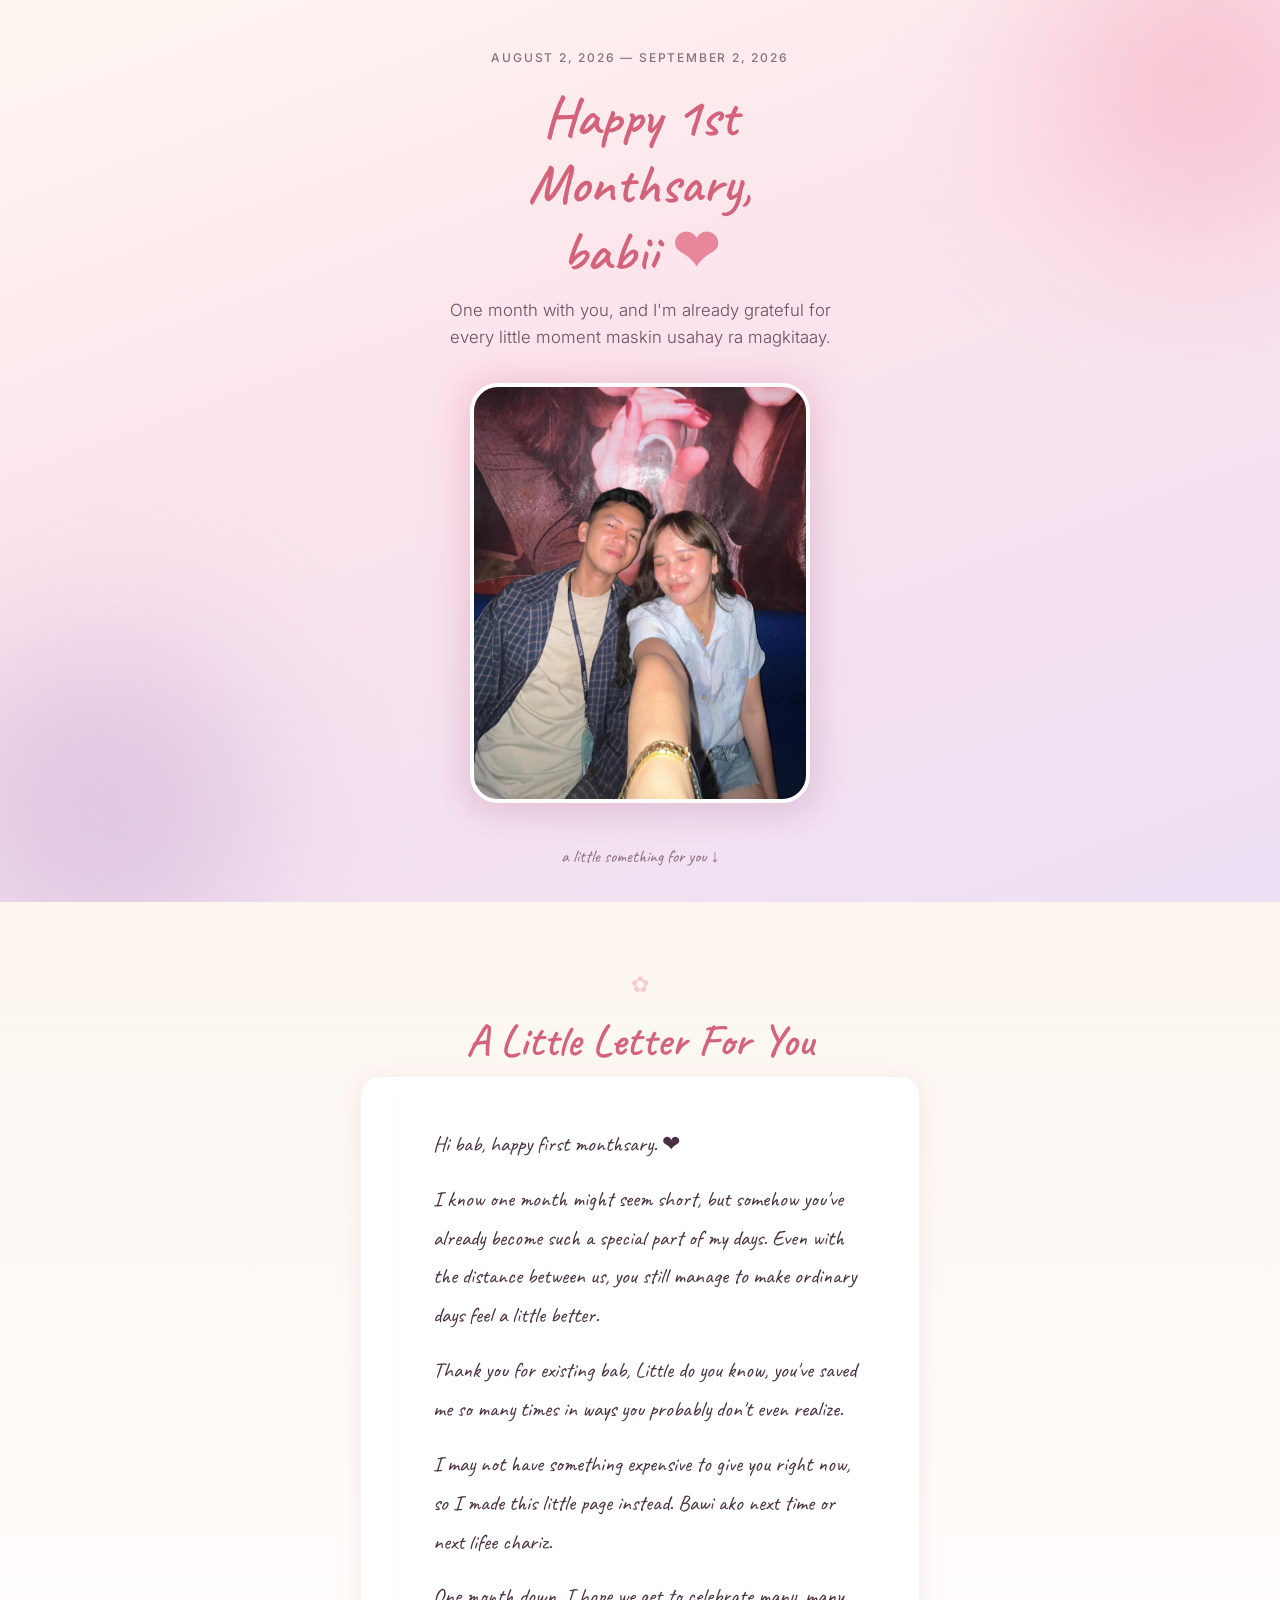
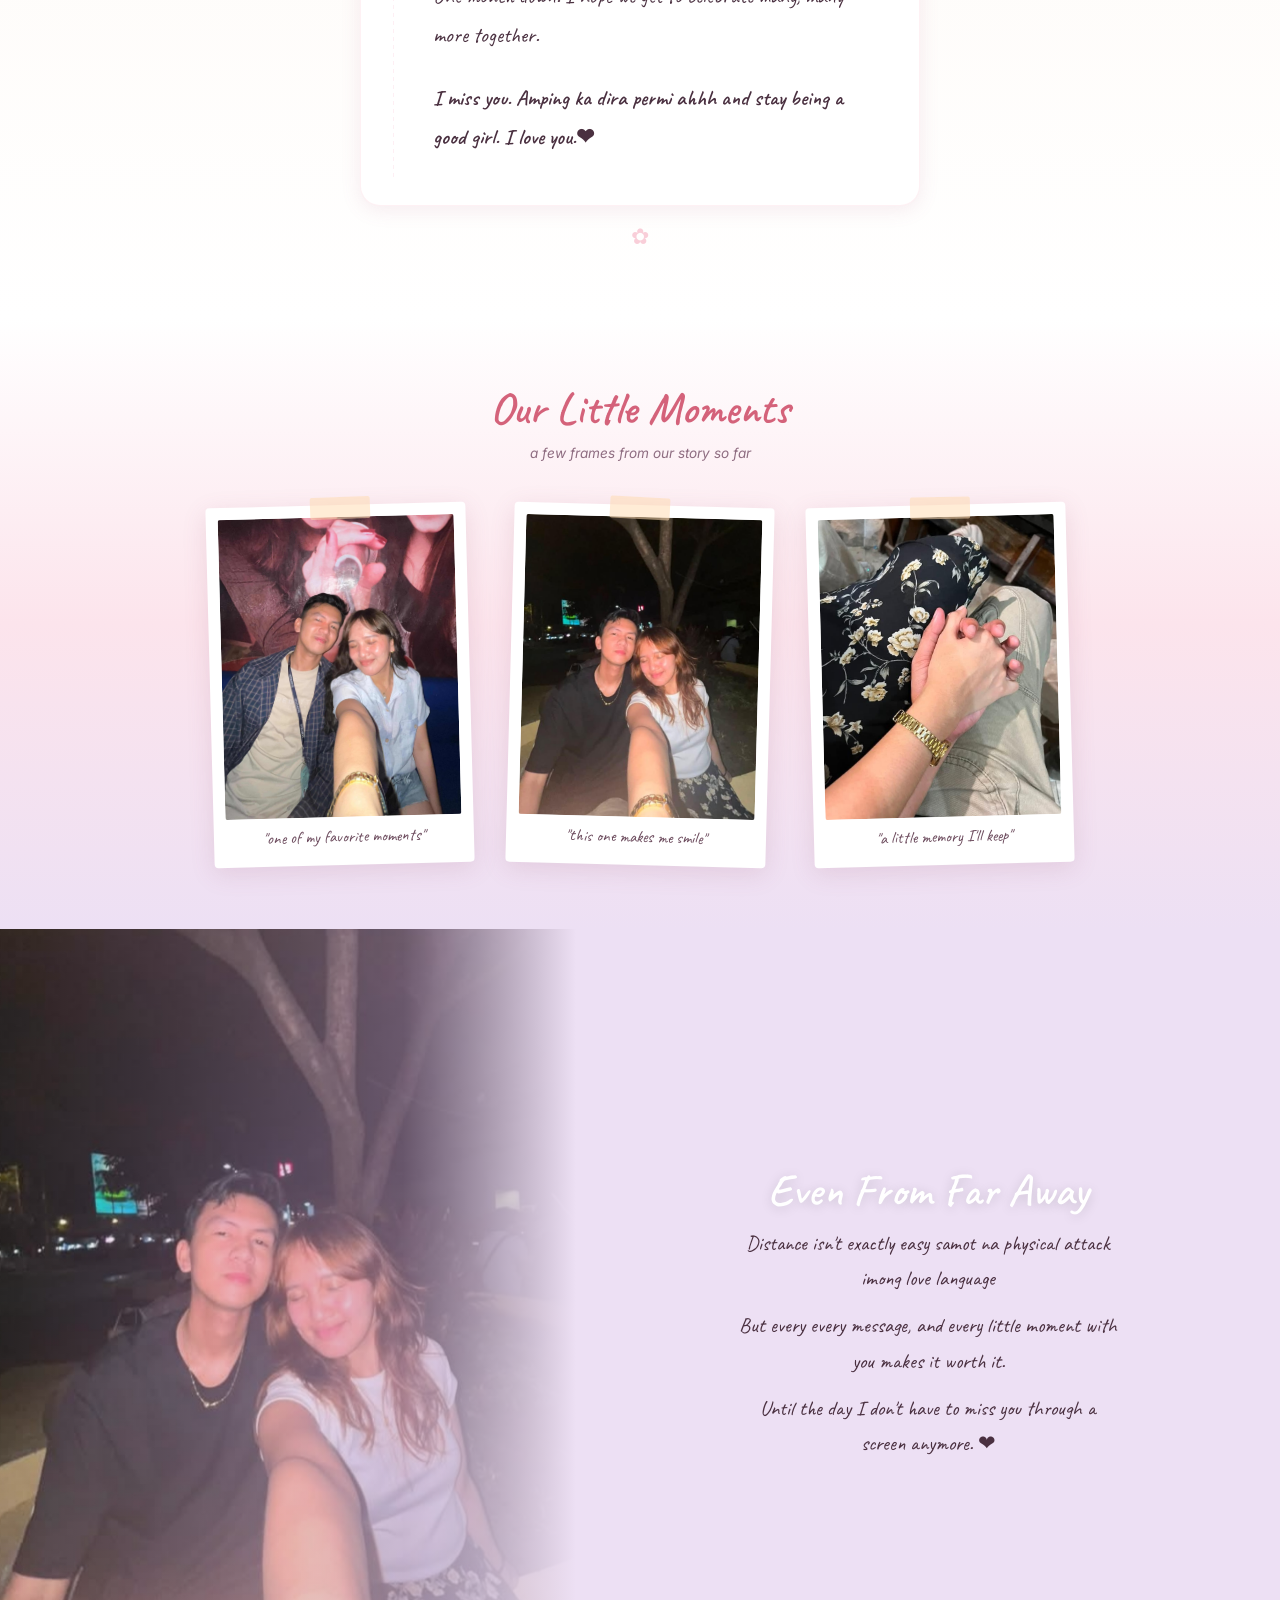
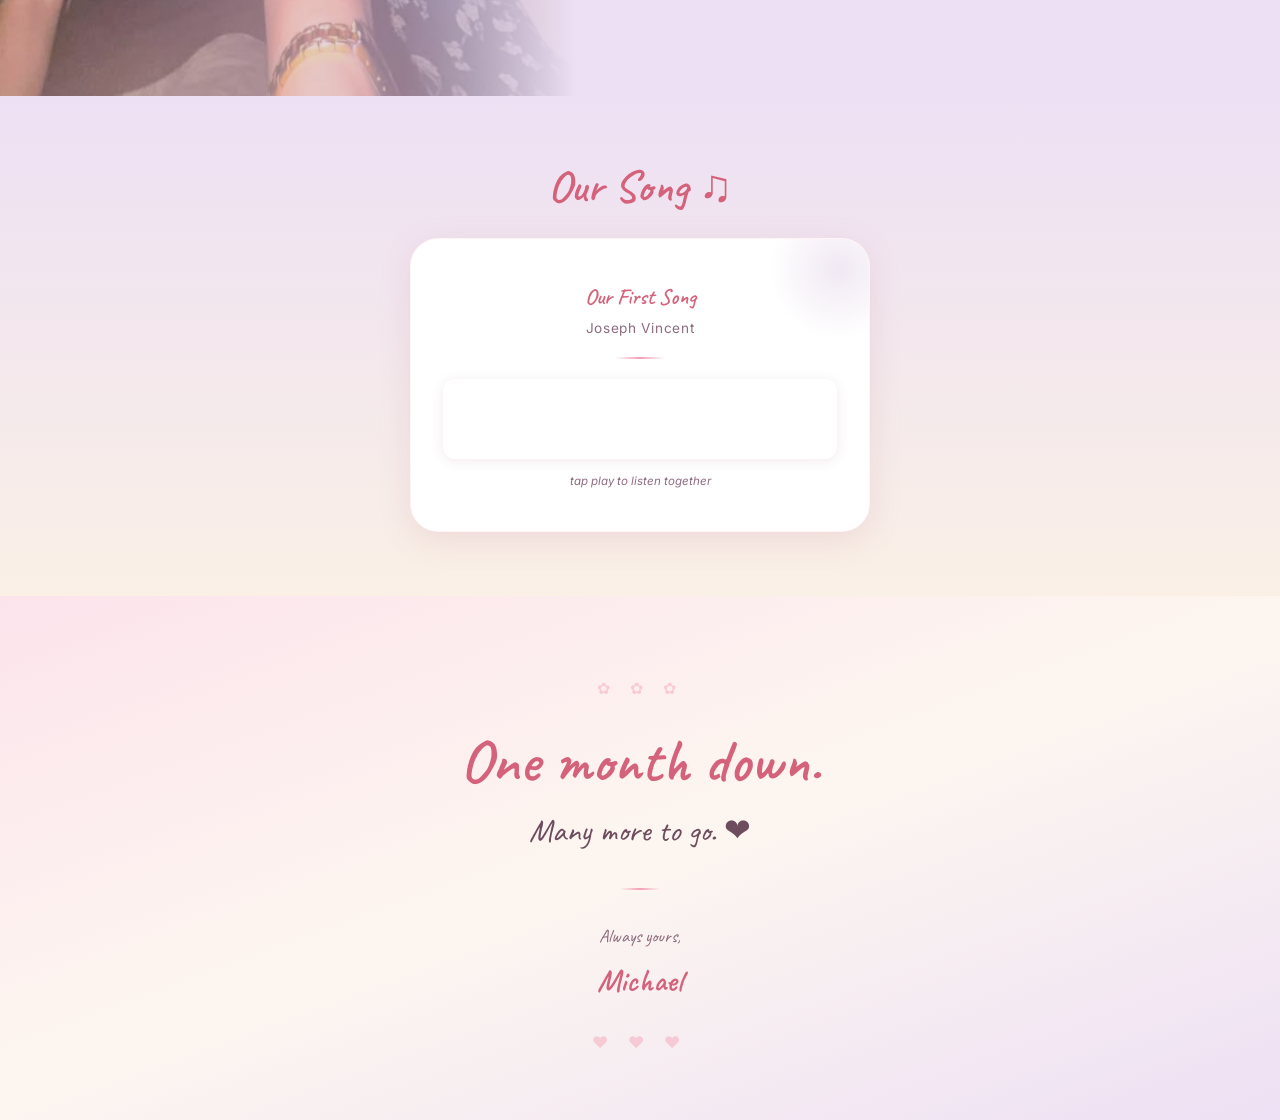
<file: monthsary/index.html>
<!DOCTYPE html>
<html lang="en">
<head>
  <meta charset="UTF-8" />
  <meta name="viewport" content="width=device-width, initial-scale=1.0"/>
  <title>Happy 1st Monthsary, bab 🤍</title>
  <link rel="preconnect" href="https://fonts.googleapis.com">
  <link rel="preconnect" href="https://fonts.gstatic.com" crossorigin>
  <link href="https://fonts.googleapis.com/css2?family=Caveat:wght@400;600&family=Inter:wght@300;400;500;600&display=swap" rel="stylesheet">
  <link rel="stylesheet" href="style.css">
</head>
<body>

  <!-- ===== 1. HERO ===== -->
  <section class="hero">
    <div class="hero-glow hero-glow--1"></div>
    <div class="hero-glow hero-glow--2"></div>

    <div class="hero-content">
      <p class="hero-date">August 2, 2026 &mdash; September 2, 2026</p>
      <h1 class="hero-title">Happy 1st Monthsary,<br>babii <span class="heart-accent">&#10084;</span></h1>
      <p class="hero-subtitle">One month with you, and I'm already grateful for every little moment maskin usahay ra magkitaay.</p>

      <div class="hero-photo-frame">
        <img src="../public/monthsary1.jpg" alt="A cherished moment together" class="hero-photo" loading="eager">
        <div class="hero-photo-glow"></div>
      </div>

      <p class="scroll-hint">a little something for you <span class="scroll-arrow">&darr;</span></p>
    </div>
  </section>

  <!-- ===== 2. LOVE LETTER ===== -->
  <section class="letter-section">
    <div class="letter-container">
      <div class="letter-deco letter-deco--top">&#10047;</div>
      <h2 class="section-heading">A Little Letter For You</h2>
      <div class="letter-paper">
        <p class="letter-line">Hi bab, happy first monthsary. &#10084;</p>
        <p class="letter-line">I know one month might seem short, but somehow you've already become such a special part of my days. Even with the distance between us, you still manage to make ordinary days feel a little better.</p>
        <p class="letter-line">Thank you for existing bab, Little do you know, you've saved me so many times in ways you probably don't even realize.</p>
        <p class="letter-line">I may not have something expensive to give you right now, so I made this little page instead. Bawi ako next time or next lifee chariz.</p>
        <p class="letter-line">One month down. I hope we get to celebrate many, many more together.</p>
        <p class="letter-line letter-closing">I miss you. Amping ka dira permi ahhh and stay being a good girl. I love you.&#10084;</p>
      </div>
      <div class="letter-deco letter-deco--bottom">&#10047;</div>
    </div>
  </section>

  <!-- ===== 3. OUR LITTLE MOMENTS ===== -->
  <section class="moments-section">
    <h2 class="section-heading">Our Little Moments</h2>
    <p class="moments-subtitle">a few frames from our story so far</p>

    <div class="moments-gallery">
      <div class="polaroid polaroid--tilt-left">
        <div class="polaroid-inner">
          <img src="../public/monthsary1.jpg" alt="Our moment together" class="polaroid-img" loading="lazy">
          <p class="polaroid-caption">"one of my favorite moments"</p>
        </div>
        <div class="polaroid-tape"></div>
      </div>

      <div class="polaroid polaroid--tilt-right">
        <div class="polaroid-inner">
          <img src="../public/monthsary2.jpg" alt="Another beautiful moment" class="polaroid-img" loading="lazy">
          <p class="polaroid-caption">"this one makes me smile"</p>
        </div>
        <div class="polaroid-tape"></div>
      </div>

      <div class="polaroid polaroid--tilt-left">
        <div class="polaroid-inner">
          <img src="../public/monthsary3.jpg" alt="A little memory" class="polaroid-img" loading="lazy">
          <p class="polaroid-caption">"a little memory I'll keep"</p>
        </div>
        <div class="polaroid-tape"></div>
      </div>
    </div>
  </section>

  <!-- ===== 4. LDR SECTION ===== -->
  <section class="ldr-section">
    <div class="ldr-container">
      <div class="ldr-visual">
        <img src="../public/monthsary2.jpg" alt="Thinking of you" class="ldr-photo" loading="lazy">
        <div class="ldr-photo-overlay"></div>
      </div>
      <div class="ldr-content">
        <h2 class="section-heading section-heading--light">Even From Far Away</h2>
        <p class="ldr-text">Distance isn't exactly easy samot na physical attack imong love language</p>
        <p class="ldr-text">But every every message, and every little moment with you makes it worth it.</p>
        <p class="ldr-text">Until the day I don't have to miss you through a screen anymore. &#10084;</p>
      </div>
    </div>
  </section>

  <!-- ===== 5. OUR SONG ===== -->
  <section class="song-section">
    <div class="song-container">
      <h2 class="section-heading">Our Song &#9835;</h2>

      <div class="song-card">
        <div class="song-card-glow"></div>
        <div class="song-info">
          <p class="song-label">Our First Song</p>
          <p class="song-artist">Joseph Vincent</p>
        </div>
        <div class="song-divider"></div>

        <!-- ===============================================================
             INLINE SPOTIFY PLAYER
             This embeds the song directly inside the card, so pressing play
             plays it RIGHT HERE — no redirect, no leaving the page.

             The src below already points to your track. To change it:
             1. Open the song on Spotify
             2. Click ... > Share > Embed track
             3. Copy the src= URL (looks like https://open.spotify.com/embed/track/...)
             4. Paste it into the src below.
             ================================================================ -->
        <div class="song-embed song-embed--spotify">
          <iframe
            class="song-embed-frame"
            src="https://open.spotify.com/embed/track/2bkzqem4veyueCgtIJ7bMV"
            title="Our First Song"
            frameborder="0"
            allow="autoplay; clipboard-write; encrypted-media; fullscreen; picture-in-picture"
            loading="lazy">
          </iframe>
        </div>
        <p class="song-note">tap play to listen together</p>
      </div>
    </div>
  </section>

  <!-- ===== 6. FINAL MESSAGE ===== -->
  <section class="final-section">
    <div class="final-container">
      <div class="final-deco">&#10047; &#10047; &#10047;</div>
      <p class="final-big">One month down.</p>
      <p class="final-sub">Many more to go. &#10084;</p>
      <div class="final-divider"></div>
      <p class="final-sign">Always yours,</p>
      <p class="final-name">Michael</p>
      <div class="final-deco final-deco--bottom">&#10084; &#10084; &#10084;</div>
    </div>
  </section>

</body>
</html>
</file>
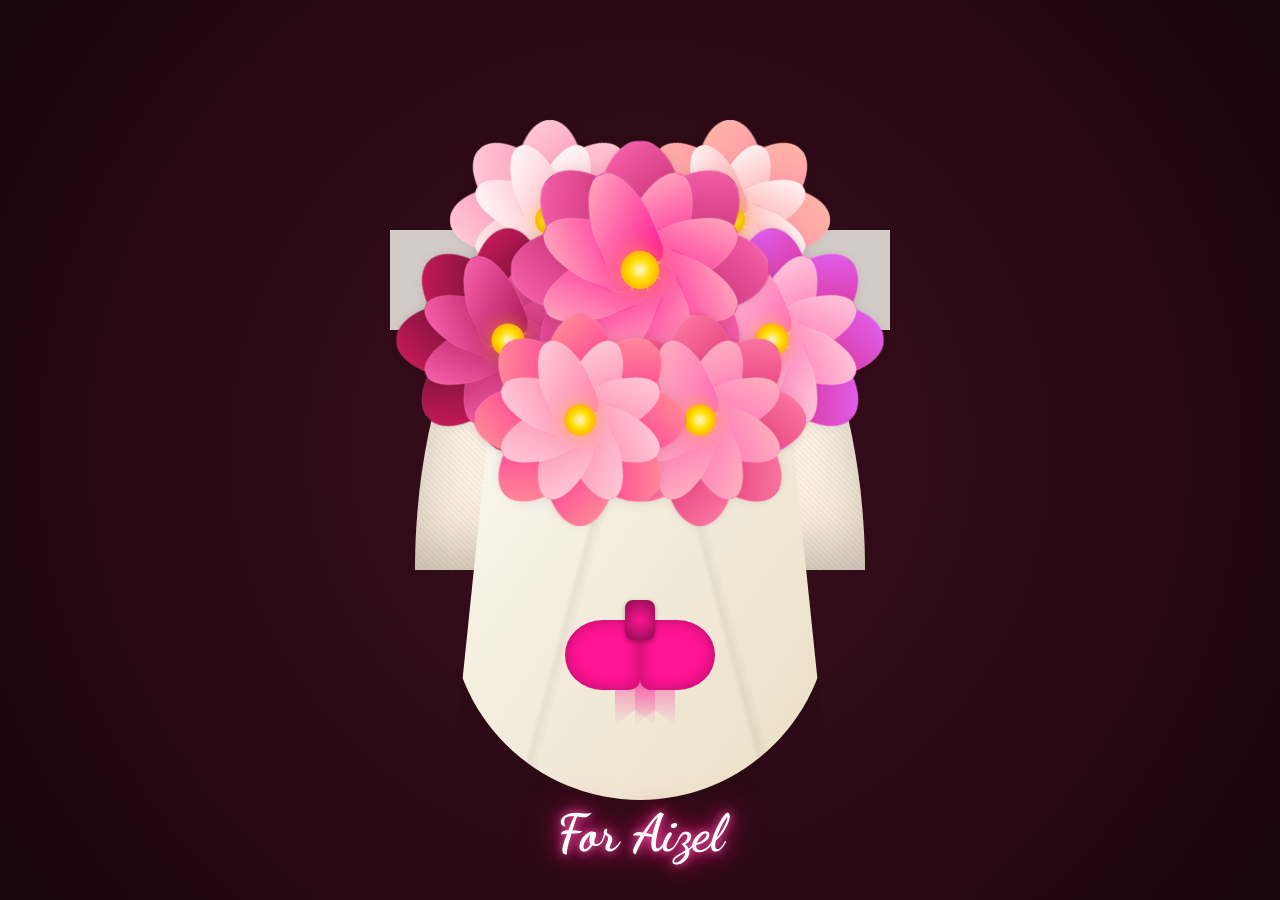
<file: animated-flower.html>
<!DOCTYPE html>
<html lang="en">
<head>
    <meta charset="UTF-8">
    <meta name="viewport" content="width=device-width, initial-scale=1.0">
    <title>Flower ni Aizel 🌸</title>
    <link href="https://fonts.googleapis.com/css2?family=Dancing+Script:wght@700&family=Montserrat:ital,wght@0,300;0,600;1,400&display=swap" rel="stylesheet">
    <style>
        /* ==========================================================================
           1. CSS VARIABLES & RESET
           ========================================================================== */
        :root {
            /* Background */
            --bg-dark: #1a050d;
            --bg-light: #3d0e1e;

            /* Pink Palette for Flowers */
            --pink-blush-1: #ffd1dc;
            --pink-blush-2: #ffb6c1;
            --pink-hot-1: #ff69b4;
            --pink-hot-2: #ff1493;
            --pink-rose-1: #ff82ab;
            --pink-rose-2: #e066ff;
            --pink-peach-1: #ffbba6;
            --pink-peach-2: #ff9999;
            --pink-deep-1: #d81b60;
            --pink-deep-2: #ad1457;

            /* Wrapper / Cover Palette */
            --wrap-paper-1: #fdfcf5; 
            --wrap-paper-2: #f5eeda; 
            --wrap-mesh-1: rgba(255, 182, 193, 0.2); 

            /* Ribbon */
            --ribbon-1: #ff1493; 
            --ribbon-2: #880e4f; 
        }

        * {
            margin: 0;
            padding: 0;
            box-sizing: border-box;
        }

        body {
            min-height: 100vh;
            display: flex;
            justify-content: center;
            align-items: center;
            background: radial-gradient(circle at center, var(--bg-light) 0%, var(--bg-dark) 100%);
            overflow: hidden;
            font-family: 'Montserrat', sans-serif;
            perspective: 1000px;
        }

        /* ==========================================================================
           2. MAIN CONTAINERS
           ========================================================================== */
        .master-container {
            position: relative;
            width: 100vw;
            height: 100vh;
            display: flex;
            justify-content: center;
            align-items: center;
        }

        .bouquet-bunch {
            position: relative;
            width: 600px;
            height: 800px;
            animation: bouquet-float 6s ease-in-out infinite;
            transform-style: preserve-3d;
            z-index: 100;
        }

        @keyframes bouquet-float {
            0%, 100% { transform: translateY(0) rotateX(2deg); }
            50% { transform: translateY(-20px) rotateX(-1deg); }
        }

        .bouquet-flowers {
            position: absolute;
            width: 100%;
            height: 500px; 
            top: 0;
            left: 0;
            z-index: 20;
        }

        /* ==========================================================================
           3. FLOWER POSITIONING & SCALING
           ========================================================================== */
        .flower-wrapper {
            position: absolute;
            width: 280px; 
            height: 280px;
            margin-top: -140px;
            margin-left: -140px;
            transform-origin: center;
        }

        /* Static scale setup for fully formed flowers */
        .flower-wrapper:nth-child(1) { top: 220px; left: 50%; transform: scale(1.1); z-index: 27; } 
        .flower-wrapper:nth-child(2) { top: 170px; left: 35%; transform: scale(0.85); z-index: 25; }
        .flower-wrapper:nth-child(3) { top: 170px; left: 65%; transform: scale(0.85); z-index: 24; }
        .flower-wrapper:nth-child(4) { top: 290px; left: 28%; transform: scale(0.95); z-index: 26; }
        .flower-wrapper:nth-child(5) { top: 290px; left: 72%; transform: scale(0.95); z-index: 25; }
        .flower-wrapper:nth-child(6) { top: 370px; left: 40%; transform: scale(0.9); z-index: 28; }
        .flower-wrapper:nth-child(7) { top: 370px; left: 60%; transform: scale(0.9); z-index: 27; }

        /* ==========================================================================
           4. FLOWER PETAL STYLING (Fully Formed instantly)
           ========================================================================== */
        /* Colors */
        .flower-wrapper:nth-child(1) .outer-petal { background: linear-gradient(135deg, var(--pink-hot-1), var(--pink-deep-2)); }
        .flower-wrapper:nth-child(1) .inner-petal { background: linear-gradient(135deg, var(--pink-blush-2), var(--pink-hot-2)); }
        .flower-wrapper:nth-child(2) .outer-petal { background: linear-gradient(135deg, var(--pink-blush-1), var(--pink-rose-1)); }
        .flower-wrapper:nth-child(2) .inner-petal { background: linear-gradient(135deg, #fff, var(--pink-blush-2)); }
        .flower-wrapper:nth-child(3) .outer-petal { background: linear-gradient(135deg, var(--pink-peach-1), var(--pink-rose-1)); }
        .flower-wrapper:nth-child(3) .inner-petal { background: linear-gradient(135deg, #fff, var(--pink-peach-2)); }
        .flower-wrapper:nth-child(4) .outer-petal { background: linear-gradient(135deg, var(--pink-deep-1), var(--bg-light)); }
        .flower-wrapper:nth-child(4) .inner-petal { background: linear-gradient(135deg, var(--pink-hot-1), var(--pink-deep-2)); }
        .flower-wrapper:nth-child(5) .outer-petal { background: linear-gradient(135deg, var(--pink-rose-2), var(--pink-deep-1)); }
        .flower-wrapper:nth-child(5) .inner-petal { background: linear-gradient(135deg, var(--pink-blush-1), var(--pink-hot-1)); }
        .flower-wrapper:nth-child(6) .outer-petal { background: linear-gradient(135deg, var(--pink-peach-2), var(--pink-hot-2)); }
        .flower-wrapper:nth-child(6) .inner-petal { background: linear-gradient(135deg, var(--pink-blush-1), var(--pink-rose-1)); }
        .flower-wrapper:nth-child(7) .outer-petal { background: linear-gradient(135deg, var(--pink-rose-1), var(--pink-deep-1)); }
        .flower-wrapper:nth-child(7) .inner-petal { background: linear-gradient(135deg, var(--pink-blush-2), var(--pink-hot-1)); }

        .flower { position: relative; width: 100%; height: 100%; }
        
        .outer-petal, .inner-petal {
            position: absolute; top: 50%; left: 50%; transform-origin: bottom center;
            border: 1px solid rgba(255,255,255,0.1);
        }
        
        /* Set to be fully opened immediately, no animation to form */
        .outer-petal {
            width: 80px; height: 130px;
            border-radius: 50% 50% 15% 15% / 60% 60% 20% 20%;
            margin-top: -130px; margin-left: -40px;
            transform: rotate(var(--rotation)) rotateX(25deg);
            box-shadow: 0 5px 15px rgba(0,0,0,0.15);
        }
        
        .inner-petal {
            width: 55px; height: 95px;
            border-radius: 50% 50% 20% 20% / 70% 70% 25% 25%;
            margin-top: -95px; margin-left: -27.5px;
            transform: rotate(var(--rotation)) rotateX(15deg) scale(1.03);
            z-index: 2;
        }

        /* Static Rotations for Petals */
        .outer-petal:nth-child(1) { --rotation: 0deg; }
        .outer-petal:nth-child(2) { --rotation: 45deg; }
        .outer-petal:nth-child(3) { --rotation: 90deg; }
        .outer-petal:nth-child(4) { --rotation: 135deg; }
        .outer-petal:nth-child(5) { --rotation: 180deg; }
        .outer-petal:nth-child(6) { --rotation: 225deg; }
        .outer-petal:nth-child(7) { --rotation: 270deg; }
        .outer-petal:nth-child(8) { --rotation: 315deg; }
        .inner-petal:nth-child(9)  { --rotation: 22.5deg; }
        .inner-petal:nth-child(10) { --rotation: 67.5deg; }
        .inner-petal:nth-child(11) { --rotation: 112.5deg; }
        .inner-petal:nth-child(12) { --rotation: 157.5deg; }
        .inner-petal:nth-child(13) { --rotation: 202.5deg; }
        .inner-petal:nth-child(14) { --rotation: 247.5deg; }
        .inner-petal:nth-child(15) { --rotation: 292.5deg; }
        .inner-petal:nth-child(16) { --rotation: 337.5deg; }

        .center {
            position: absolute; width: 35px; height: 35px;
            background: radial-gradient(circle, #fff7d6 0%, #ffdf00 40%, #ff8c00 100%);
            border-radius: 50%; top: 50%; left: 50%; transform: translate(-50%, -50%);
            box-shadow: 0 0 20px rgba(255, 223, 0, 0.5); z-index: 10;
        }

        /* ==========================================================================
           5. BOUQUET WRAPPER (The Cover)
           ========================================================================= */
        .bouquet-cover {
            position: absolute;
            width: 100%; height: 100%; top: 0; left: 0; z-index: 10; overflow: hidden;
        }

        .cover-back {
            position: absolute; top: 120px; left: 50%; transform: translateX(-50%);
            width: 450px; height: 400px; background: var(--wrap-paper-1);
            background-image: 
                repeating-linear-gradient(45deg, var(--wrap-mesh-1) 0px, var(--wrap-mesh-1) 2px, transparent 2px, transparent 4px),
                linear-gradient(to bottom, var(--wrap-paper-1), var(--wrap-paper-2));
            border-radius: 50% 50% 0 0 / 100% 100% 0 0;
            box-shadow: inset 0 -20px 50px rgba(0,0,0,0.2);
        }

        .cover-front {
            position: absolute; bottom: 50px; left: 50%; transform: translateX(-50%);
            width: 380px; height: 550px; background: var(--wrap-paper-2);
            background-image: 
                linear-gradient(105deg, transparent 40%, rgba(0,0,0,0.05) 41%, transparent 43%),
                linear-gradient(75deg, transparent 60%, rgba(0,0,0,0.05) 61%, transparent 63%),
                linear-gradient(to bottom right, var(--wrap-paper-1), #eaddc5);
            clip-path: polygon(15% 0%, 85% 0%, 100% 100%, 0% 100%);
            border-radius: 0 0 200px 200px;
            box-shadow: 0 -10px 30px rgba(0,0,0,0.3);
            z-index: 15;
        }

        .cover-ruffle {
            position: absolute; top: 180px; left: 50%; transform: translateX(-50%);
            width: 500px; height: 100px; background: var(--wrap-paper-1); z-index: 16;
            background-image: radial-gradient(circle at 50% 150%, transparent 60%, var(--wrap-paper-1) 61%);
            background-size: 40px 100px; background-repeat: repeat-x; opacity: 0.8;
        }

        /* ==========================================================================
           6. RIBBON & BOW
           ========================================================================== */
        .ribbon-bunch {
            position: absolute; bottom: 180px; left: 50%; transform: translateX(-50%);
            width: 100px; height: 100px; z-index: 30;
        }

        .bow-knot {
            position: absolute; top: 50%; left: 50%; transform: translate(-50%, -50%);
            width: 30px; height: 40px; background: radial-gradient(circle, var(--ribbon-1), var(--ribbon-2));
            border-radius: 8px; box-shadow: 0 2px 5px rgba(0,0,0,0.3); z-index: 3;
        }

        .bow-loop {
            position: absolute; top: 50%; width: 75px; height: 70px;
            background: var(--ribbon-1);
            box-shadow: inset 0 0 15px rgba(0,0,0,0.3); z-index: 2;
        }

        .bow-loop.left {
            right: 50%; transform-origin: right center;
            border-radius: 50% 15% 15% 50%;
            animation: loop-flutter-l 4s ease-in-out infinite;
        }

        .bow-loop.right {
            left: 50%; transform-origin: left center;
            border-radius: 15% 50% 50% 15%;
            animation: loop-flutter-r 4s ease-in-out infinite;
        }

        .bow-tail {
            position: absolute; top: 55%; width: 40px; height: 100px;
            background: linear-gradient(to bottom, var(--ribbon-1), transparent);
            clip-path: polygon(0% 0%, 100% 0%, 100% 100%, 50% 85%, 0% 100%); opacity: 0.9;
            transform-origin: top center; z-index: 1;
        }

        .bow-tail.left {
            left: 50%; margin-left: -25px;
            animation: tail-flutter-l 3s ease-in-out infinite;
        }

        .bow-tail.right {
            left: 50%; margin-left: -5px;
            animation: tail-flutter-r 3.5s ease-in-out infinite;
        }

        @keyframes loop-flutter-l { 
            0%, 100% { transform: translateY(-50%) rotate(-15deg) scaleX(1); } 
            50% { transform: translateY(-50%) rotate(-10deg) scaleX(1.05); } 
        }
        @keyframes loop-flutter-r { 
            0%, 100% { transform: translateY(-50%) rotate(15deg) scaleX(1); } 
            50% { transform: translateY(-50%) rotate(10deg) scaleX(1.05); } 
        }
        @keyframes tail-flutter-l { 
            0%, 100% { transform: rotate(15deg); } 
            50% { transform: rotate(20deg); } 
        }
        @keyframes tail-flutter-r { 
            0%, 100% { transform: rotate(-15deg); } 
            50% { transform: rotate(-20deg); } 
        }

        /* ==========================================================================
           7. TYPOGRAPHY & MESSAGE
           ========================================================================== */
        .message-box {
            position: absolute; bottom: 30px; left: 50%; transform: translateX(-50%);
            text-align: center; width: 100%; z-index: 100;
        }

        .main-message {
            font-family: 'Dancing Script', cursive; font-size: 52px; color: #fff;
            text-shadow: 0 0 10px #ff69b4, 0 0 20px #ff1493, 0 0 40px #d81b60; margin-bottom: 5px;
        }

        .sub-message {
            font-family: 'Montserrat', sans-serif; font-size: 16px; font-weight: 300; letter-spacing: 4px;
            color: #ffd1dc; text-transform: uppercase;
        }

        /* ==========================================================================
           8. CUTE BUGS (CSS Butterflies)
           ========================================================================== */
        .particle { position: absolute; pointer-events: none; z-index: 150; }
        
        .butterfly {
            width: 6px;
            height: 14px;
            background: #ff1493; /* Body */
            border-radius: 4px;
            animation: fly-around linear forwards;
        }

        .butterfly::before, .butterfly::after {
            content: '';
            position: absolute;
            top: 1px;
            width: 12px;
            height: 16px;
            background: rgba(255, 182, 193, 0.85); /* Pink Wings */
            box-shadow: 0 0 8px rgba(255, 105, 180, 0.6);
            border-radius: 50% 50% 10% 50%;
        }

        .butterfly::before {
            right: 3px;
            transform-origin: right center;
            animation: flap-l 0.15s ease-in-out infinite alternate;
        }

        .butterfly::after {
            left: 3px;
            border-radius: 50% 50% 50% 10%;
            transform-origin: left center;
            animation: flap-r 0.15s ease-in-out infinite alternate;
        }

        @keyframes flap-l {
            0% { transform: rotateY(0deg) rotateZ(-10deg); }
            100% { transform: rotateY(70deg) rotateZ(-10deg); }
        }

        @keyframes flap-r {
            0% { transform: rotateY(0deg) rotateZ(10deg); }
            100% { transform: rotateY(-70deg) rotateZ(10deg); }
        }

        @keyframes fly-around {
            0% { transform: translate(0, 110vh) scale(0.5) rotate(var(--angle)); opacity: 0; }
            10% { opacity: 1; }
            30% { transform: translate(calc(60px * var(--dir-x)), 70vh) scale(0.8) rotate(var(--angle)); }
            60% { transform: translate(calc(-40px * var(--dir-x)), 40vh) scale(1) rotate(var(--angle)); }
            85% { opacity: 1; }
            100% { transform: translate(calc(80px * var(--dir-x)), -10vh) scale(1.2) rotate(var(--angle)); opacity: 0; }
        }
    </style>
</head>
<body>

    <div class="master-container" id="environment">
        
        <div class="bouquet-bunch">
            <div class="bouquet-cover">
                <div class="cover-back"></div>
                <div class="cover-ruffle"></div>
                <div class="cover-front"></div>
            </div>

            <div class="bouquet-flowers">
                
                <div class="flower-wrapper">
                    <div class="flower">
                        <div class="outer-petal"></div><div class="outer-petal"></div><div class="outer-petal"></div><div class="outer-petal"></div>
                        <div class="outer-petal"></div><div class="outer-petal"></div><div class="outer-petal"></div><div class="outer-petal"></div>
                        <div class="inner-petal"></div><div class="inner-petal"></div><div class="inner-petal"></div><div class="inner-petal"></div>
                        <div class="inner-petal"></div><div class="inner-petal"></div><div class="inner-petal"></div><div class="inner-petal"></div>
                        <div class="center"></div>
                    </div>
                </div>

                <div class="flower-wrapper">
                    <div class="flower">
                        <div class="outer-petal"></div><div class="outer-petal"></div><div class="outer-petal"></div><div class="outer-petal"></div>
                        <div class="outer-petal"></div><div class="outer-petal"></div><div class="outer-petal"></div><div class="outer-petal"></div>
                        <div class="inner-petal"></div><div class="inner-petal"></div><div class="inner-petal"></div><div class="inner-petal"></div>
                        <div class="inner-petal"></div><div class="inner-petal"></div><div class="inner-petal"></div><div class="inner-petal"></div>
                        <div class="center"></div>
                    </div>
                </div>

                <div class="flower-wrapper">
                    <div class="flower">
                        <div class="outer-petal"></div><div class="outer-petal"></div><div class="outer-petal"></div><div class="outer-petal"></div>
                        <div class="outer-petal"></div><div class="outer-petal"></div><div class="outer-petal"></div><div class="outer-petal"></div>
                        <div class="inner-petal"></div><div class="inner-petal"></div><div class="inner-petal"></div><div class="inner-petal"></div>
                        <div class="inner-petal"></div><div class="inner-petal"></div><div class="inner-petal"></div><div class="inner-petal"></div>
                        <div class="center"></div>
                    </div>
                </div>

                <div class="flower-wrapper">
                    <div class="flower">
                        <div class="outer-petal"></div><div class="outer-petal"></div><div class="outer-petal"></div><div class="outer-petal"></div>
                        <div class="outer-petal"></div><div class="outer-petal"></div><div class="outer-petal"></div><div class="outer-petal"></div>
                        <div class="inner-petal"></div><div class="inner-petal"></div><div class="inner-petal"></div><div class="inner-petal"></div>
                        <div class="inner-petal"></div><div class="inner-petal"></div><div class="inner-petal"></div><div class="inner-petal"></div>
                        <div class="center"></div>
                    </div>
                </div>

                <div class="flower-wrapper">
                    <div class="flower">
                        <div class="outer-petal"></div><div class="outer-petal"></div><div class="outer-petal"></div><div class="outer-petal"></div>
                        <div class="outer-petal"></div><div class="outer-petal"></div><div class="outer-petal"></div><div class="outer-petal"></div>
                        <div class="inner-petal"></div><div class="inner-petal"></div><div class="inner-petal"></div><div class="inner-petal"></div>
                        <div class="inner-petal"></div><div class="inner-petal"></div><div class="inner-petal"></div><div class="inner-petal"></div>
                        <div class="center"></div>
                    </div>
                </div>

                <div class="flower-wrapper">
                    <div class="flower">
                        <div class="outer-petal"></div><div class="outer-petal"></div><div class="outer-petal"></div><div class="outer-petal"></div>
                        <div class="outer-petal"></div><div class="outer-petal"></div><div class="outer-petal"></div><div class="outer-petal"></div>
                        <div class="inner-petal"></div><div class="inner-petal"></div><div class="inner-petal"></div><div class="inner-petal"></div>
                        <div class="inner-petal"></div><div class="inner-petal"></div><div class="inner-petal"></div><div class="inner-petal"></div>
                        <div class="center"></div>
                    </div>
                </div>

                <div class="flower-wrapper">
                    <div class="flower">
                        <div class="outer-petal"></div><div class="outer-petal"></div><div class="outer-petal"></div><div class="outer-petal"></div>
                        <div class="outer-petal"></div><div class="outer-petal"></div><div class="outer-petal"></div><div class="outer-petal"></div>
                        <div class="inner-petal"></div><div class="inner-petal"></div><div class="inner-petal"></div><div class="inner-petal"></div>
                        <div class="inner-petal"></div><div class="inner-petal"></div><div class="inner-petal"></div><div class="inner-petal"></div>
                        <div class="center"></div>
                    </div>
                </div>
            </div>

            <div class="ribbon-bunch">
                <div class="bow-knot"></div>
                <div class="bow-loop left"></div>
                <div class="bow-loop right"></div>
                <div class="bow-tail left"></div>
                <div class="bow-tail right"></div>
            </div>
        </div>

        <div class="message-box">
            <h1 class="main-message">For Aizel</h1>
        </div>
    </div>

    <script>
        document.addEventListener('DOMContentLoaded', () => {
            const container = document.getElementById('environment');
            const screenWidth = window.innerWidth;

            function createButterfly() {
                const bug = document.createElement('div');
                bug.classList.add('particle', 'butterfly');
                
                // Randomize spawn location, duration, and direction
                const startX = Math.random() * screenWidth;
                const duration = Math.random() * 8 + 6; // 6 to 14 seconds
                const directionX = Math.random() > 0.5 ? 1 : -1;
                
                // Tilt the butterfly slightly toward the direction it's flying
                const angle = directionX === 1 ? '15deg' : '-15deg';

                bug.style.left = `${startX}px`;
                bug.style.setProperty('--dir-x', directionX);
                bug.style.setProperty('--angle', angle);
                bug.style.animationDuration = `${duration}s`;

                container.appendChild(bug);

                // Remove from DOM once animation finishes
                setTimeout(() => {
                    bug.remove();
                }, duration * 1000);
            }

            // Spawn bugs periodically
            setInterval(createButterfly, 800);

            // Initial burst of bugs so the screen isn't empty on load
            for(let i = 0; i < 8; i++) {
                setTimeout(createButterfly, i * 300);
            }
        });
    </script>
</body>
</html>
</file>
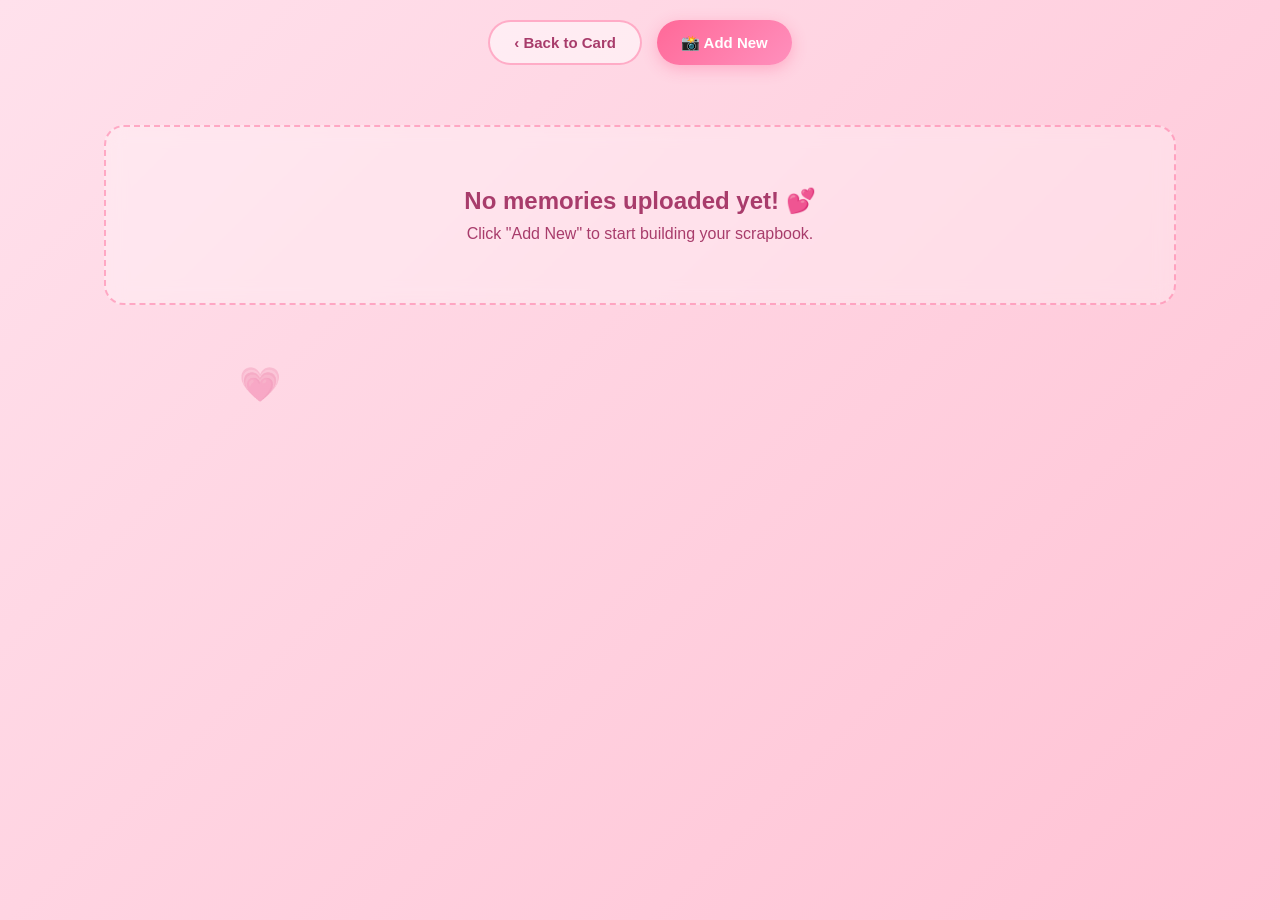
<file: gallery.html>
<!DOCTYPE html>
<html lang="en">
<head>
  <meta charset="UTF-8" />
  <meta name="viewport" content="width=device-width, initial-scale=1.0"/>
  <title>Moments 🌸</title>

  <style>
    * {
      margin: 0;
      padding: 0;
      box-sizing: border-box;
    }

    body {
      min-height: 100vh;
      font-family: 'Segoe UI', Tahoma, Geneva, Verdana, sans-serif;
      /* Soft pink gradients matching the main page */
      background: linear-gradient(135deg, #ffe1ec 0%, #ffc2d4 25%, #ffb3c6 50%, #ffc2d4 75%, #ffe1ec 100%);
      background-size: 400% 400%;
      animation: gradientShift 15s ease infinite;
      color: #8a2b56;
      overflow-x: hidden;
      position: relative;
    }

    @keyframes gradientShift {
      0% { background-position: 0% 50%; }
      50% { background-position: 100% 50%; }
      100% { background-position: 0% 50%; }
    }

    /* Floating background hearts */
    .bg-heart {
      position: fixed;
      color: rgba(255, 77, 133, 0.3);
      animation: floatUp 10s linear infinite;
      pointer-events: none;
      z-index: 1;
    }

    @keyframes floatUp {
      0% { transform: translateY(100vh) scale(0.5) rotate(0deg); opacity: 0; }
      20% { opacity: 0.6; }
      80% { opacity: 0.6; }
      100% { transform: translateY(-10vh) scale(1.2) rotate(360deg); opacity: 0; }
    }

    /* Header & Navigation */
    .header {
      text-align: center;
      padding: 40px 20px 20px;
      position: relative;
      z-index: 10;
    }

    .header h1 {
      font-size: 36px;
      color: #a83c6b;
      text-shadow: 0 2px 10px rgba(255, 77, 133, 0.2);
      margin-bottom: 10px;
    }

    .header p {
      font-size: 16px;
      color: #c54d80;
      font-style: italic;
    }

    .controls {
      display: flex;
      justify-content: center;
      gap: 15px;
      margin: 20px 0 40px;
      position: relative;
      z-index: 10;
      flex-wrap: wrap;
    }

    /* Buttons */
    .btn {
      padding: 12px 24px;
      border: none;
      border-radius: 25px;
      cursor: pointer;
      background: linear-gradient(135deg, rgba(255, 77, 133, 0.8), rgba(255, 126, 179, 0.8));
      color: white;
      font-weight: 600;
      font-size: 15px;
      box-shadow: 0 4px 15px rgba(255, 77, 133, 0.3);
      transition: all 0.3s ease;
      text-decoration: none;
      display: inline-flex;
      align-items: center;
      justify-content: center;
    }

    .btn:hover {
      transform: translateY(-3px);
      box-shadow: 0 6px 20px rgba(255, 77, 133, 0.5);
    }

    .btn:active {
      transform: translateY(0);
    }

    .btn-secondary {
      background: rgba(255, 255, 255, 0.5);
      color: #a83c6b;
      border: 2px solid rgba(255, 77, 133, 0.4);
      box-shadow: none;
    }

    .btn-secondary:hover {
      background: rgba(255, 255, 255, 0.8);
      box-shadow: 0 4px 15px rgba(255, 77, 133, 0.2);
    }

    /* Hidden file input */
    #fileInput {
      display: none;
    }

    /* Gallery Grid */
    .gallery-container {
      display: grid;
      grid-template-columns: repeat(auto-fill, minmax(260px, 1fr));
      gap: 30px;
      padding: 20px 5%;
      max-width: 1200px;
      margin: 0 auto;
      position: relative;
      z-index: 10;
      padding-bottom: 60px;
    }

    /* Empty state message */
    .empty-state {
      grid-column: 1 / -1;
      text-align: center;
      padding: 60px 20px;
      background: rgba(255, 255, 255, 0.3);
      backdrop-filter: blur(10px);
      border-radius: 20px;
      border: 2px dashed rgba(255, 77, 133, 0.4);
      color: #a83c6b;
    }

    .empty-state h2 {
      margin-bottom: 10px;
    }

    /* Polaroid Cards */
    .polaroid {
      background: #fff;
      padding: 15px 15px 40px 15px;
      border-radius: 4px;
      box-shadow: 0 8px 25px rgba(200, 50, 100, 0.15);
      transition: all 0.4s cubic-bezier(0.175, 0.885, 0.32, 1.275);
      position: relative;
      cursor: pointer;
      animation: popIn 0.5s ease forwards;
      opacity: 0;
      transform: scale(0.8);
    }

    @keyframes popIn {
      to { opacity: 1; transform: scale(1); }
    }

    /* Alternate tilting for scrapbook effect */
    .polaroid:nth-child(even) { transform: rotate(3deg); }
    .polaroid:nth-child(odd) { transform: rotate(-3deg); }

    .polaroid:hover {
      transform: scale(1.05) rotate(0deg);
      box-shadow: 0 15px 35px rgba(255, 77, 133, 0.3);
      z-index: 20;
    }

    .polaroid img {
      width: 100%;
      height: 250px;
      object-fit: cover;
      border-radius: 2px;
      border: 1px solid #f0f0f0;
    }

    .polaroid::after {
      content: '💕';
      position: absolute;
      bottom: 10px;
      left: 50%;
      transform: translateX(-50%);
      font-size: 18px;
      opacity: 0.7;
    }

    /* Remove button on hover */
    .remove-btn {
      position: absolute;
      top: -10px;
      right: -10px;
      width: 30px;
      height: 30px;
      background: #ff4d85;
      color: white;
      border: none;
      border-radius: 50%;
      font-size: 16px;
      cursor: pointer;
      display: flex;
      align-items: center;
      justify-content: center;
      box-shadow: 0 2px 10px rgba(255, 77, 133, 0.4);
      opacity: 0;
      transition: opacity 0.2s;
    }

    .polaroid:hover .remove-btn {
      opacity: 1;
    }

  </style>
</head>
<body>

  <div class="controls">
    <a href="index.html" class="btn btn-secondary">‹ Back to Card</a>
    
    <button class="btn" onclick="document.getElementById('fileInput').click()">
      📸 Add New
    </button>
    <input type="file" id="fileInput" accept="image/*" multiple onchange="handleFiles(event)">
  </div>

  <div class="gallery-container" id="gallery">
    <div class="empty-state" id="emptyState">
      <h2>No memories uploaded yet! 💕</h2>
      <p>Click "Add New" to start building your scrapbook.</p>
    </div>
  </div>

  <script>
    const gallery = document.getElementById('gallery');
    const emptyState = document.getElementById('emptyState');

    // Handle file selection
    function handleFiles(event) {
      const files = event.target.files;
      
      if (files.length > 0) {
        // Hide empty state message
        emptyState.style.display = 'none';
        
        // Loop through all selected images
        for (let i = 0; i < files.length; i++) {
          const file = files[i];
          
          if (file.type.startsWith('image/')) {
            const imageUrl = URL.createObjectURL(file);
            createPolaroid(imageUrl);
          }
        }
      }
      
      // Reset input so the same file can be uploaded again if needed
      event.target.value = '';
    }

    // Create the polaroid card
    function createPolaroid(imageUrl) {
      const polaroid = document.createElement('div');
      polaroid.className = 'polaroid';
      
      // Create image element
      const img = document.createElement('img');
      img.src = imageUrl;
      
      // Create remove button
      const removeBtn = document.createElement('button');
      removeBtn.className = 'remove-btn';
      removeBtn.innerHTML = '×';
      removeBtn.onclick = function(e) {
        e.stopPropagation(); // Prevent clicking through
        polaroid.style.transform = 'scale(0)';
        polaroid.style.opacity = '0';
        setTimeout(() => {
          polaroid.remove();
          checkEmptyState();
        }, 300);
      };

      polaroid.appendChild(img);
      polaroid.appendChild(removeBtn);
      gallery.appendChild(polaroid);

      // Create a little burst of hearts when a photo is added!
      createHeartBurst();
    }

    // Check if gallery is empty to show the placeholder text
    function checkEmptyState() {
      const polaroids = document.querySelectorAll('.polaroid');
      if (polaroids.length === 0) {
        emptyState.style.display = 'block';
      }
    }

    // Floating background hearts
    function createBgHeart() {
      const heart = document.createElement("div");
      heart.classList.add("bg-heart");
      const heartEmojis = ['💗', '🌸', '✨', '💕', '🌷', '💖'];
      heart.innerText = heartEmojis[Math.floor(Math.random() * heartEmojis.length)];
      heart.style.left = Math.random() * 100 + "vw";
      heart.style.fontSize = Math.random() * 25 + 15 + "px";
      heart.style.animationDuration = (Math.random() * 5 + 8) + "s";
      document.body.appendChild(heart);

      setTimeout(() => {
        heart.remove();
      }, 13000);
    }
    
    // Start spawning background hearts
    setInterval(createBgHeart, 600);

    // Simple heart burst effect when an image uploads
    function createHeartBurst() {
      for (let i = 0; i < 5; i++) {
        setTimeout(() => {
          const heart = document.createElement("div");
          heart.classList.add("bg-heart");
          heart.innerText = '💕';
          heart.style.left = (40 + Math.random() * 20) + "vw";
          heart.style.bottom = "0";
          heart.style.fontSize = "30px";
          heart.style.animationDuration = "3s";
          heart.style.zIndex = "50";
          document.body.appendChild(heart);
          setTimeout(() => heart.remove(), 3000);
        }, i * 150);
      }
    }
  </script>
</body>
</html>
</file>
<file: monthsary/style.css>
/* ==========================================================================
   1st Monthsary — Style
   Mobile-first, HTML + CSS only
   ========================================================================== */

/* ==========================================================================
   1. CSS VARIABLES & RESET
   ========================================================================== */
:root {
  --pink: #f4a0b5;
  --pink-deep: #d4627a;
  --pink-light: #fce4ec;
  --lavender: #c5a3cf;
  --lavender-light: #ede0f4;
  --cream: #fdf6f0;
  --cream-warm: #faf0e6;
  --white: #ffffff;
  --text: #4a3040;
  --text-soft: #6d4c5e;
  --text-light: #8e6c80;
  --accent: #e8879b;
  --shadow-soft: 0 4px 20px rgba(180, 100, 130, 0.12);
  --shadow-card: 0 8px 32px rgba(180, 100, 130, 0.15);
  --shadow-glow: 0 0 40px rgba(228, 135, 155, 0.2);
  --radius-sm: 12px;
  --radius-md: 20px;
  --radius-lg: 28px;
  --radius-xl: 40px;
  --font-body: 'Inter', -apple-system, BlinkMacSystemFont, 'Segoe UI', sans-serif;
  --font-hand: 'Caveat', cursive;
}

*,
*::before,
*::after {
  margin: 0;
  padding: 0;
  box-sizing: border-box;
}

html {
  scroll-behavior: smooth;
  -webkit-text-size-adjust: 100%;
}

body {
  font-family: var(--font-body);
  color: var(--text);
  background: var(--cream);
  line-height: 1.6;
  overflow-x: hidden;
  -webkit-font-smoothing: antialiased;
  -moz-osx-font-smoothing: grayscale;
}

img {
  max-width: 100%;
  height: auto;
  display: block;
}

a {
  text-decoration: none;
  color: inherit;
}

/* ==========================================================================
   2. SHARED / UTILITY
   ========================================================================== */
.section-heading {
  font-family: var(--font-hand);
  font-size: 2rem;
  font-weight: 600;
  color: var(--pink-deep);
  text-align: center;
  margin-bottom: 0.5rem;
  line-height: 1.2;
}

.section-heading--light {
  color: var(--white);
  text-shadow: 0 2px 12px rgba(0, 0, 0, 0.15);
}

/* ==========================================================================
   3. HERO
   ========================================================================== */
.hero {
  position: relative;
  min-height: 100vh;
  min-height: 100dvh;
  display: flex;
  align-items: center;
  justify-content: center;
  text-align: center;
  padding: 3rem 1.25rem 2rem;
  background: linear-gradient(160deg, var(--cream) 0%, var(--pink-light) 40%, var(--lavender-light) 100%);
  overflow: hidden;
}

.hero-glow {
  position: absolute;
  width: 320px;
  height: 320px;
  border-radius: 50%;
  pointer-events: none;
  filter: blur(80px);
  opacity: 0.45;
  animation: glowPulse 6s ease-in-out infinite;
}

.hero-glow--1 {
  background: var(--pink);
  top: -80px;
  right: -80px;
}

.hero-glow--2 {
  background: var(--lavender);
  bottom: -60px;
  left: -60px;
  animation-delay: 3s;
}

@keyframes glowPulse {
  0%, 100% { transform: scale(1); opacity: 0.4; }
  50% { transform: scale(1.15); opacity: 0.6; }
}

.hero-content {
  position: relative;
  z-index: 2;
  max-width: 420px;
  width: 100%;
}

.hero-date {
  font-size: 0.75rem;
  letter-spacing: 0.15em;
  text-transform: uppercase;
  color: var(--text-light);
  margin-bottom: 1rem;
  font-weight: 500;
}

.hero-title {
  font-family: var(--font-hand);
  font-size: 2.4rem;
  font-weight: 600;
  color: var(--pink-deep);
  line-height: 1.2;
  margin-bottom: 0.75rem;
}

.heart-accent {
  color: var(--accent);
  display: inline-block;
  animation: heartbeat 2s ease-in-out infinite;
}

@keyframes heartbeat {
  0%, 100% { transform: scale(1); }
  15% { transform: scale(1.15); }
  30% { transform: scale(1); }
  45% { transform: scale(1.1); }
}

.hero-subtitle {
  font-size: 0.95rem;
  color: var(--text-soft);
  line-height: 1.6;
  margin-bottom: 2rem;
  font-weight: 300;
}

.hero-photo-frame {
  position: relative;
  display: inline-block;
  margin-bottom: 2rem;
}

.hero-photo {
  width: 260px;
  height: 320px;
  object-fit: cover;
  border-radius: var(--radius-lg);
  box-shadow: var(--shadow-card);
  border: 4px solid var(--white);
  transition: transform 0.4s ease, box-shadow 0.4s ease;
}

.hero-photo:hover {
  transform: translateY(-4px) rotate(-1deg);
  box-shadow: var(--shadow-card), var(--shadow-glow);
}

.hero-photo-glow {
  position: absolute;
  inset: -12px;
  border-radius: calc(var(--radius-lg) + 8px);
  background: linear-gradient(135deg, rgba(244, 160, 181, 0.25), rgba(197, 163, 207, 0.25));
  filter: blur(16px);
  z-index: -1;
  animation: glowPulse 5s ease-in-out infinite;
}

.scroll-hint {
  font-family: var(--font-hand);
  font-size: 1.1rem;
  color: var(--text-light);
  animation: fadeInUp 1.2s ease 0.6s both;
}

.scroll-arrow {
  display: inline-block;
  animation: bobDown 2s ease-in-out infinite;
}

@keyframes bobDown {
  0%, 100% { transform: translateY(0); }
  50% { transform: translateY(5px); }
}

@keyframes fadeInUp {
  from { opacity: 0; transform: translateY(16px); }
  to { opacity: 1; transform: translateY(0); }
}

/* ==========================================================================
   4. LOVE LETTER
   ========================================================================== */
.letter-section {
  padding: 4rem 1.25rem;
  background: linear-gradient(180deg, var(--cream) 0%, var(--white) 100%);
}

.letter-container {
  max-width: 480px;
  margin: 0 auto;
  text-align: center;
}

.letter-deco {
  font-size: 1.4rem;
  color: var(--pink);
  opacity: 0.5;
  margin-bottom: 0.75rem;
}

.letter-deco--bottom {
  margin-top: 0.75rem;
  margin-bottom: 0;
}

.letter-paper {
  background: var(--white);
  border-radius: var(--radius-md);
  padding: 2rem 1.75rem;
  box-shadow: var(--shadow-soft);
  border: 1px solid rgba(244, 160, 181, 0.15);
  text-align: left;
  position: relative;
}

.letter-paper::before {
  content: '';
  position: absolute;
  top: 1.5rem;
  bottom: 1.5rem;
  left: 2rem;
  width: 1px;
  background: repeating-linear-gradient(
    to bottom,
    var(--pink-light) 0px,
    var(--pink-light) 4px,
    transparent 4px,
    transparent 8px
  );
  opacity: 0.6;
}

.letter-line {
  font-family: var(--font-hand);
  font-size: 1.2rem;
  color: var(--text);
  line-height: 1.8;
  margin-bottom: 1rem;
  padding-left: 1rem;
}

.letter-line:last-child {
  margin-bottom: 0;
}

.letter-closing {
  margin-top: 1.5rem;
  font-weight: 600;
}

/* ==========================================================================
   5. OUR LITTLE MOMENTS
   ========================================================================== */
.moments-section {
  padding: 4rem 1.25rem;
  background: linear-gradient(180deg, var(--white) 0%, var(--pink-light) 50%, var(--lavender-light) 100%);
}

.moments-subtitle {
  text-align: center;
  font-size: 0.85rem;
  color: var(--text-light);
  font-style: italic;
  margin-bottom: 2.5rem;
}

.moments-gallery {
  display: flex;
  flex-direction: column;
  align-items: center;
  gap: 2.5rem;
  max-width: 340px;
  margin: 0 auto;
}

.polaroid {
  position: relative;
  width: 100%;
}

.polaroid-inner {
  background: var(--white);
  padding: 12px 12px 48px 12px;
  border-radius: 4px;
  box-shadow: 0 6px 24px rgba(150, 80, 110, 0.15);
  transition: transform 0.4s cubic-bezier(0.25, 0.46, 0.45, 0.94), box-shadow 0.4s ease;
}

.polaroid:hover .polaroid-inner {
  transform: scale(1.03) rotate(0deg);
  box-shadow: 0 12px 36px rgba(150, 80, 110, 0.25);
}

.polaroid--tilt-left .polaroid-inner {
  transform: rotate(-2deg);
}

.polaroid--tilt-right .polaroid-inner {
  transform: rotate(2deg);
}

.polaroid--tilt-left:nth-child(odd) .polaroid-inner {
  transform: rotate(-1.5deg);
}

.polaroid--tilt-right:nth-child(even) .polaroid-inner {
  transform: rotate(1.5deg);
}

.polaroid-img {
  width: 100%;
  height: 280px;
  object-fit: cover;
  border-radius: 2px;
}

.polaroid-caption {
  position: absolute;
  bottom: 14px;
  left: 0;
  right: 0;
  text-align: center;
  font-family: var(--font-hand);
  font-size: 1.05rem;
  color: var(--text-soft);
}

.polaroid-tape {
  position: absolute;
  top: -8px;
  left: 50%;
  transform: translateX(-50%) rotate(-2deg);
  width: 60px;
  height: 22px;
  background: rgba(255, 220, 180, 0.55);
  border-radius: 2px;
  z-index: 2;
}

.polaroid:nth-child(2) .polaroid-tape {
  transform: translateX(-50%) rotate(3deg);
}

.polaroid:nth-child(3) .polaroid-tape {
  transform: translateX(-50%) rotate(-1deg);
}

/* ==========================================================================
   6. LDR SECTION
   ========================================================================== */
.ldr-section {
  padding: 0;
  background: var(--lavender-light);
}

.ldr-container {
  position: relative;
  min-height: 420px;
  display: flex;
  flex-direction: column;
  overflow: hidden;
}

.ldr-visual {
  position: relative;
  width: 100%;
  height: 240px;
  flex-shrink: 0;
}

.ldr-photo {
  width: 100%;
  height: 100%;
  object-fit: cover;
}

.ldr-photo-overlay {
  position: absolute;
  inset: 0;
  background: linear-gradient(
    to bottom,
    rgba(197, 163, 207, 0.1) 0%,
    rgba(197, 163, 207, 0.6) 60%,
    var(--lavender-light) 100%
  );
}

.ldr-content {
  padding: 2rem 1.5rem 3rem;
  text-align: center;
}

.ldr-text {
  font-family: var(--font-hand);
  font-size: 1.2rem;
  color: var(--text);
  line-height: 1.7;
  margin-bottom: 0.75rem;
  max-width: 380px;
  margin-left: auto;
  margin-right: auto;
}

.ldr-text:last-child {
  margin-bottom: 0;
}

/* ==========================================================================
   7. OUR SONG
   ========================================================================== */
.song-section {
  padding: 4rem 1.25rem;
  background: linear-gradient(180deg, var(--lavender-light) 0%, var(--cream-warm) 100%);
}

.song-container {
  max-width: 400px;
  margin: 0 auto;
  text-align: center;
}

.song-card {
  position: relative;
  background: var(--white);
  border-radius: var(--radius-lg);
  padding: 2rem 1.5rem;
  box-shadow: var(--shadow-card);
  border: 1px solid rgba(244, 160, 181, 0.12);
  margin-top: 1.5rem;
  overflow: hidden;
}

.song-card-glow {
  position: absolute;
  top: -40px;
  right: -40px;
  width: 140px;
  height: 140px;
  background: radial-gradient(circle, rgba(197, 163, 207, 0.25) 0%, transparent 70%);
  border-radius: 50%;
  pointer-events: none;
}

.song-info {
  margin-bottom: 1.05rem;
}

.song-label {
  font-family: var(--font-hand);
  font-size: 1.4rem;
  font-weight: 600;
  color: var(--pink-deep);
  margin-bottom: 0.2rem;
}

.song-artist {
  font-size: 0.85rem;
  color: var(--text-light);
  font-weight: 400;
  letter-spacing: 0.05em;
}

.song-divider {
  width: 50px;
  height: 2px;
  background: linear-gradient(90deg, transparent, var(--pink), transparent);
  margin: 0 auto 1.25rem;
  border-radius: 1px;
}

.song-embed {
  border-radius: var(--radius-sm);
  overflow: hidden;
  box-shadow: 0 2px 12px rgba(150, 80, 110, 0.12);
}

.song-embed-frame {
  display: block;
  width: 100%;
  height: 80px;
  border: 0;
}

.song-embed--spotify .song-embed-frame {
  height: 80px;
}

.song-note {
  font-size: 0.72rem;
  color: var(--text-light);
  margin-top: 0.85rem;
  font-style: italic;
}

/* ==========================================================================
   8. FINAL MESSAGE
   ========================================================================== */
.final-section {
  padding: 5rem 1.25rem 4rem;
  background: linear-gradient(160deg, var(--pink-light) 0%, var(--cream) 50%, var(--lavender-light) 100%);
  text-align: center;
}

.final-container {
  max-width: 400px;
  margin: 0 auto;
}

.final-deco {
  font-size: 1rem;
  color: var(--pink);
  opacity: 0.45;
  margin-bottom: 1.5rem;
  letter-spacing: 0.5em;
}

.final-deco--bottom {
  margin-top: 1.5rem;
  margin-bottom: 0;
}

.final-big {
  font-family: var(--font-hand);
  font-size: 2.6rem;
  font-weight: 600;
  color: var(--pink-deep);
  line-height: 1.2;
  margin-bottom: 0.4rem;
}

.final-sub {
  font-family: var(--font-hand);
  font-size: 1.6rem;
  color: var(--text-soft);
  margin-bottom: 2rem;
}

.final-divider {
  width: 40px;
  height: 2px;
  background: linear-gradient(90deg, transparent, var(--pink), transparent);
  margin: 0 auto 2rem;
  border-radius: 1px;
}

.final-sign {
  font-family: var(--font-hand);
  font-size: 1.15rem;
  color: var(--text-light);
  margin-bottom: 0.25rem;
}

.final-name {
  font-family: var(--font-hand);
  font-size: 2rem;
  font-weight: 600;
  color: var(--pink-deep);
}

/* ==========================================================================
   9. RESPONSIVE — TABLETS (≥ 600px)
   ========================================================================== */
@media (min-width: 600px) {
  .hero-title {
    font-size: 3rem;
  }

  .hero-photo {
    width: 300px;
    height: 380px;
  }

  .section-heading {
    font-size: 2.4rem;
  }

  .letter-paper {
    padding: 2.5rem 3rem;
  }

  .letter-line {
    font-size: 1.3rem;
  }

  .moments-gallery {
    flex-direction: row;
    max-width: 700px;
    gap: 2rem;
    align-items: flex-start;
  }

  .polaroid {
    flex: 1;
  }

  .polaroid-img {
    height: 240px;
  }

  .ldr-container {
    flex-direction: row;
    min-height: 400px;
  }

  .ldr-visual {
    width: 45%;
    height: auto;
  }

  .ldr-photo-overlay {
    background: linear-gradient(
      to right,
      rgba(197, 163, 207, 0.1) 0%,
      rgba(197, 163, 207, 0.5) 70%,
      var(--lavender-light) 100%
    );
  }

  .ldr-content {
    width: 55%;
    display: flex;
    flex-direction: column;
    justify-content: center;
    padding: 2rem 2.5rem;
  }

  .final-big {
    font-size: 3.2rem;
  }

  .final-sub {
    font-size: 1.8rem;
  }
}

/* ==========================================================================
   10. RESPONSIVE — DESKTOP (≥ 960px)
   ========================================================================== */
@media (min-width: 960px) {
  .hero-title {
    font-size: 3.5rem;
  }

  .hero-photo {
    width: 340px;
    height: 420px;
  }

  .hero-subtitle {
    font-size: 1.05rem;
  }

  .section-heading {
    font-size: 2.8rem;
  }

  .letter-container {
    max-width: 560px;
  }

  .letter-paper {
    padding: 3rem 3.5rem;
  }

  .letter-line {
    font-size: 1.35rem;
  }

  .moments-gallery {
    max-width: 860px;
    gap: 2.5rem;
  }

  .polaroid-img {
    height: 300px;
  }

  .ldr-container {
    min-height: 440px;
  }

  .ldr-content {
    padding: 3rem;
  }

  .ldr-text {
    font-size: 1.3rem;
  }

  .song-container {
    max-width: 460px;
  }

  .song-card {
    padding: 2.5rem 2rem;
  }

  .final-big {
    font-size: 3.8rem;
  }

  .final-sub {
    font-size: 2rem;
  }
}

/* ==========================================================================
   11. REDUCED MOTION
   ========================================================================== */
@media (prefers-reduced-motion: reduce) {
  *,
  *::before,
  *::after {
    animation-duration: 0.01ms !important;
    animation-iteration-count: 1 !important;
    transition-duration: 0.01ms !important;
  }

  html {
    scroll-behavior: auto;
  }
}

/* ==========================================================================
   12. SMALL SCREENS (≤ 360px)
   ========================================================================== */
@media (max-width: 360px) {
  .hero {
    padding: 2.5rem 1rem 1.5rem;
  }

  .hero-title {
    font-size: 2rem;
  }

  .hero-photo {
    width: 220px;
    height: 280px;
  }

  .letter-paper {
    padding: 1.5rem 1.25rem;
  }

  .letter-line {
    font-size: 1.1rem;
    padding-left: 0.75rem;
  }

  .polaroid-img {
    height: 240px;
  }

  .polaroid-caption {
    font-size: 0.95rem;
  }

  .final-big {
    font-size: 2.2rem;
  }

  .final-sub {
    font-size: 1.4rem;
  }
}
</file>
